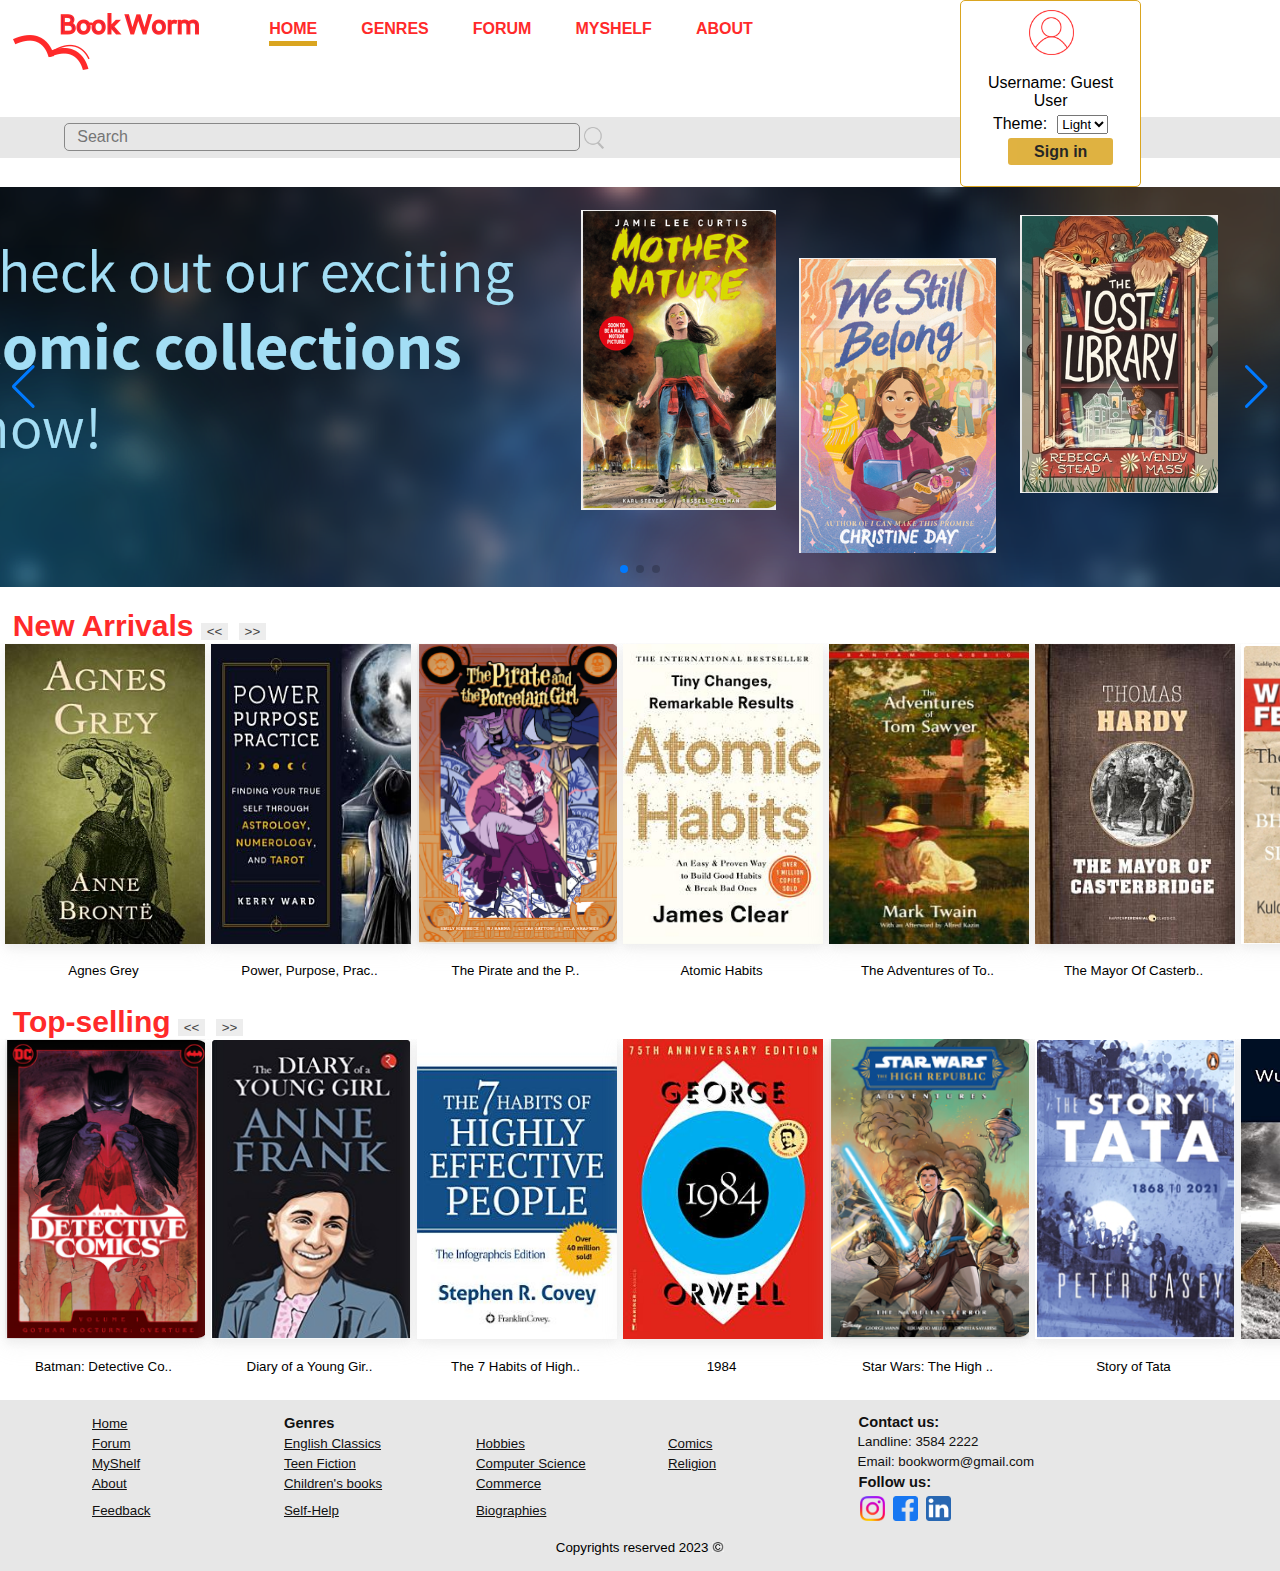
<file: Index.html>
<!DOCTYPE html>
<html>
<head>
  <title>Book Worm</title>
  <meta charset="UTF-8">
  <meta name="viewport" content="width=device-width, initial-scale=1.0">
  <link id="style" rel="stylesheet" href="Style.css"></link>
</head>
<body id="home">
<script src="HomeTheme.js"></script>
<header>
<a href="BookWorm.html?th=1">
<img src="Light_logo.png" id="logo">
</a>
<div class="Userpreference">
  <img id="userimage" src="LightUser.png">
  <div class="settings">
    <p id="username">Username: Guest User</p>
    <div class="themecontainer">
      <label for="theme">Theme:</label>
      <select id="theme" onchange="selectTheme();">
        <option value="light">Light</option>
        <option value="dark">Dark</option>
      </select>
    </div>
      <script src=login_script.js></script>
      <button id="Signinbutton" onclick="document.location='login.html'">Sign in</button>
  </div>
</div>
<script src="navtoggle.js"></script>
<button id="navicon" onclick="toggle();"><img src="nav.png" style="width:25px; height:25px;"></button>
<nav class="navigationbar" id="mobnav">
  <a id="active" href="BookWorm.html?th=1">Home</a>
  <div class="dropdown">
    <button class="navig-link navig-link-ltr" onclick="genrestoggle();">Genres</button>
    <div class="dropdownmenu" id="mobdrop">
      <a href="EnglishClassics.html?th=1" class="menuitem">English Classics</a>
      <a href="#TeenFiction?th=1" class="menuitem">Teen Fiction</a>
      <a href="#ChildrensBooks?th=1" class="menuitem">Children's books</a>
      <a href="Self-Help.html?th=1" class="menuitem">Self-Help</a>
      <a href="#Hobbies?th=1" class="menuitem">Hobbies</a>
      <a href="#ComputerScience?th=1" class="menuitem">Computer Science</a>
      <a href="#Commerce?th=1" class="menuitem">Commerce</a>
      <a href="Biographies.html?th=1" class="menuitem">Biographies</a>
      <a href="Comics.html?th=1" class="menuitem">Comics</a>
      <a href="#Religion?th=1" class="menuitem">Religion</a>
    </div>
  </div>
  <a class="navig-link navig-link-ltr" href="Forum.html?th=1">Forum</a>
  <a class="navig-link navig-link-ltr" href="MyShelf.html?th=1">MyShelf</a>
  <a class="navig-link navig-link-ltr" href="About.html?th=1">About</a>
</nav>
<div class="searchbar">
<input type="text" name="search" placeholder="Search" id="search"></input>
<script src="Data.js"></script>
<script src="Search.js"></script>
<input type="image" id="Searchbutton" src="search.png" onclick="Search()"></input>
</div>
</header>
<main id="main">

<iframe width="100%" frameborder="0" src="imgswiper.html"></iframe>
<br><br>
<section class="booksection">
<h3 class="Booklistheading" style="display: inline;">New Arrivals</h3>
<script src="Scroll.js"></script>
<div class="scrolldiv">
<button class="scroll" onclick="leftscroll()"><<</button>
<button class="scroll" onclick="rightscroll()">>></button>
</div>
  <div class="Booklist1">

    <center><div class="bookdiv">
      <a id="booklink" href="BookDetails.html?booknum=00002&th=1">
      <img class="book" src="Bookcovers/Classics/00002.jpeg"></a>
      <p class="bookname"></p>
    </div></center><center>
    <div class="bookdiv">
      <a id="booklink" href="BookDetails.html?booknum=00040&th=1">
      <img class="book" src="Bookcovers/Self-help/00040.jpeg"></a>
      <p class="bookname"></p>
    </div></center><center>
   <div class="bookdiv">
      <a id="booklink" href="BookDetails.html?booknum=00118&th=1">
      <img class="book" src="Bookcovers/Comics/00118.jpeg"></a>
      <p class="bookname"></p>
    </div></center><center>
    <div class="bookdiv">
      <a id="booklink" href="BookDetails.html?booknum=00039&th=1">
      <img class="book" src="Bookcovers/Self-help/00039.jpeg"></a>
      <p class="bookname"></p>
    </div></center><center>
    <div class="bookdiv">
      <a id="booklink" href="BookDetails.html?booknum=00003&th=1">
      <img class="book" src="Bookcovers/Classics/00003.jpeg"></a>
      <p class="bookname"></p>
    </div></center><center>
  <div class="bookdiv">
    <a id="booklink" href="BookDetails.html?booknum=00007&th=1">
    <img class="book" src="Bookcovers/Classics/00007.jpeg"></a>
    <p class="bookname"></p>
  </div></center><center>
  <div class="bookdiv">
    <a id="booklink" href="BookDetails.html?booknum=00106&th=1">
    <img class="book" src="Bookcovers/Biographies/00106.jpeg"></a>
    <p class="bookname"></p>
  </div></center><center>
  <div class="bookdiv">
    <a id="booklink" href="BookDetails.html?booknum=00005&th=1">
    <img class="book" src="Bookcovers/Classics/00005.jpeg"></a>
    <p class="bookname"></p>
  </div></center><center>
  <div class="bookdiv">
    <a id="booklink" href="BookDetails.html?booknum=00108&th=1">
    <img class="book" src="Bookcovers/Biographies/00108.jpeg"></a>
    <p class="bookname"></p>
  </div></center><center>
  <div class="bookdiv">
    <a id="booklink" href="BookDetails.html?booknum=00033&th=1">
    <img class="book" src="Bookcovers/Self-help/00033.jpeg"></a>
    <p class="bookname"></p>
  </div></center><center>
  <div class="bookdiv">
    <a id="booklink" href="BookDetails.html?booknum=00120&th=1">
    <img class="book" src="Bookcovers/Comics/00120.jpeg"></a>
    <p class="bookname"></p>
  </div></center><center>
  <div class="bookdiv">
    <a id="booklink" href="BookDetails.html?booknum=00037&th=1">
    <img class="book" src="Bookcovers/Self-help/00037.jpeg"></a>
    <p class="bookname"></p>
  </div></center><center>
  <div class="bookdiv">
    <a id="booklink" href="BookDetails.html?booknum=00009&th=1">
    <img class="book" src="Bookcovers/Classics/00009.jpeg"></a>
    <p class="bookname"></p>
  </div></center>
</div>

<h3 class="Booklistheading" style="display: inline;">Top-selling</h3>
<script src="Scroll.js"></script>
<div class="scrolldiv">
<button class="scroll" onclick="leftscroll1()"><<</button>
<button class="scroll" onclick="rightscroll1()">>></button>
</div>
<div class="Booklist2">
  <center><div class="bookdiv">
    <a id="booklink" href="BookDetails.html?booknum=00123&th=1">
    <img class="book" src="Bookcovers/Comics/00123.jpeg"></a>
    <p class="bookname"></p>
  </div></center><center>
  <div class="bookdiv">
    <a id="booklink" href="BookDetails.html?booknum=00104&th=1">
    <img class="book" src="Bookcovers/Biographies/00104.jpeg"></a>
    <p class="bookname"></p>
  </div></center><center>
  <div class="bookdiv">
    <a id="booklink" href="BookDetails.html?booknum=00031&th=1">
    <img class="book" src="Bookcovers/Self-help/00031.jpeg"></a>
    <p class="bookname"></p>
  </div></center><center>
  <div class="bookdiv">
    <a id="booklink" href="BookDetails.html?booknum=00008&th=1">
    <img class="book" src="Bookcovers/Classics/00008.jpeg"></a>
    <p class="bookname"></p>
  </div></center><center>
  <div class="bookdiv">
    <a id="booklink" href="BookDetails.html?booknum=00119&th=1">
    <img class="book" src="Bookcovers/Comics/00119.jpeg"></a>
    <p class="bookname"></p>
  </div></center><center>
  <div class="bookdiv">
    <a id="booklink" href="BookDetails.html?booknum=00103&th=1">
    <img class="book" src="Bookcovers/Biographies/00103.jpeg"></a>
    <p class="bookname"></p>
  </div></center><center>
  <div class="bookdiv">
    <a id="booklink" href="BookDetails.html?booknum=00001&th=1">
    <img class="book" src="Bookcovers/Classics/00001.jpeg"></a>
    <p class="bookname"></p>
  </div></center><center>
  <div class="bookdiv">
    <a id="booklink" href="BookDetails.html?booknum=00100&th=1">
    <img class="book" src="Bookcovers/Biographies/00100.jpeg"></a>
    <p class="bookname"></p>
  </div></center><center>
  <div class="bookdiv">
    <a id="booklink" href="BookDetails.html?booknum=00004&th=1">
    <img class="book" src="Bookcovers/Classics/00004.jpeg"></a>
    <p class="bookname"></p>
  </div></center><center>
  <div class="bookdiv">
    <a id="booklink" href="BookDetails.html?booknum=00006&th=1">
    <img class="book" src="Bookcovers/Classics/00006.jpeg"></a>
    <p class="bookname"></p>
  </div></center><center>

</div>
</section>
</main>
<script src="fillBookDetails.js"></script>
<footer>
    <table id="ftable">
    <tr id="ftr">
      <td id="ftd"><a id="flink" href="BookWorm.html?th=1">Home</a></td>
      <td id="ftd"><h4 id="fheading">Genres</h4></td>
      <td id="ftd"></td>
      <td id="ftd"></td>
      <td id="fheading">Contact us:</td>
    </tr>
    <tr id="ftr">
      <td id="ftd"><a id="flink" href="Forum.html?th=1">Forum</a></td>
      <td id="ftd"><a href="EnglishClassics.html?th=1" id="flink">English Classics</a></td>
      <td id="ftd"><a href="#Hobbies?th=1" id="flink">Hobbies</a></td>
      <td id="ftd"><a href="Comics.html?th=1" id="flink">Comics</a></td>
      <td class="footerinfo">Landline: 3584 2222 </td>
    </tr>
    <tr id="ftr">
      <td id="ftd"><a id="flink" href="MyShelf.html?th=1">MyShelf</a></td>
      <td id="ftd"><a href="#TeenFiction?th=1" id="flink">Teen Fiction</a></td> 
      <td id="ftd"><a href="#ComputerScience?th=1" id="flink">Computer Science</a></td>
      <td id="ftd"><a href="#Religion?th=1" id="flink">Religion</a></td>
      <td class="footerinfo">Email: bookworm@gmail.com</td>
    </tr>
    <tr id="ftr">
      <td id="ftd"><a id="flink" href="About.html?th=1">About</a></td>
      <td id="ftd"><a href="#ChildrensBooks?th=1" id="flink">Children's books</a></td>
      <td id="ftd"><a href="#Commerce?th=1" id="flink">Commerce</a></td>
      <td id="ftd"></td>
      <td id="fheading">Follow us:</td>
    </tr>
    <tr id="ftr">
      <td id="ftd"><a id="flink" href="Feedback.html?th=1">Feedback</a></td>
      <td id="ftd"><a href="Self-Help.html?th=1" id="flink">Self-Help</a></td>
      <td id="ftd"><a href="Biographies.html?th=1" id="flink">Biographies</a></td>
      <td id="ftd"></td>
      <td id="ftd"><a href="#"><img src="Footer_icons/insta.png" class="ficon"></a><a href="#"><img src="Footer_icons/facebook.png" class="ficon"></a><a href="#"><img src="Footer_icons/linkedin.png" class="ficon"></a></td>
    </tr>
    </table>
    <center><p class="copytext">Copyrights reserved 2023 <img class="copyicon" src="Footer_icons/copyright.png"></p></center>
</footer>
<script src="checkTheme.js"></script>
<script src="SetTheme.js"></script>
</body>
</html>
</file>
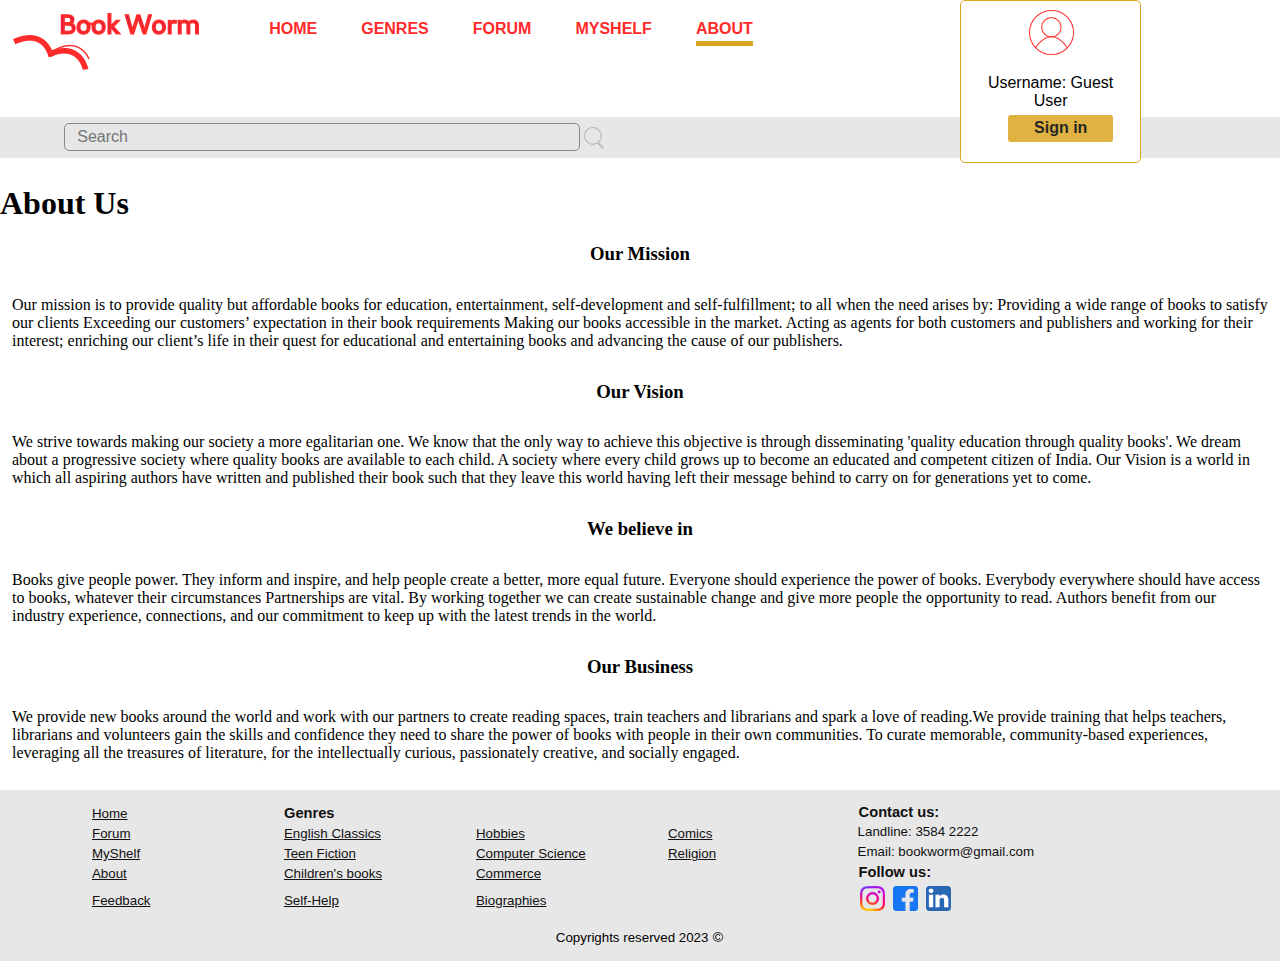
<file: About.html>
<!DOCTYPE html>
<html lang="en">
<head>
    <meta charset="UTF-8">
    <meta name="viewport" content="width=device-width, initial-scale=1.0">
    <title>About Us</title>
	  <link id="style" rel="stylesheet" href="Style.css"></link>

    <!-- Add Bootstrap CSS -->
    <link href="https://cdn.jsdelivr.net/npm/bootstrap@5.0.0-beta1/dist/css/bootstrap.min.css" rel="stylesheet" integrity="sha384-giJF6kkoqNQ00vy+HMDP7azOuL0xtbfIcaT9wjKHr8RbDVddVHyTfAAsrekwKmP1" crossorigin="anonymous">
</head>
<body>
    
<header>
<a href="BookWorm.html?th=1">
<img src="Light_logo.png" id="logo">
</a>
<div class="Userpreference">
  <img id="userimage" src="LightUser.png">
  <div class="settings">
    <p id="username">Username: Guest User</p>
    
      <button id="Signinbutton" onclick="document.location='login.html'">Sign in</button>
  </div>
</div>
<script src="navtoggle.js"></script>
<button id="navicon" onclick="toggle();"><img src="nav.png" style="width:25px; height:25px;"></button>
<nav class="navigationbar" id="mobnav">
  <a class="navig-link navig-link-ltr" href="BookWorm.html?th=1">Home</a>
  <div class="dropdown">
    <button class="navig-link navig-link-ltr" onclick="genrestoggle();">Genres</button>
    <div class="dropdownmenu" id="mobdrop">
      <a href="EnglishClassics.html?th=1" class="menuitem">English Classics</a>
      <a href="#TeenFiction?th=1" class="menuitem">Teen Fiction</a>
      <a href="#ChildrensBooks?th=1" class="menuitem">Children's books</a>
      <a href="Self-Help.html?th=1" class="menuitem">Self-Help</a>
      <a href="#Hobbies?th=1" class="menuitem">Hobbies</a>
      <a href="#ComputerScience?th=1" class="menuitem">Computer Science</a>
      <a href="#Commerce?th=1" class="menuitem">Commerce</a>
      <a href="Biographies.html?th=1" class="menuitem">Biographies</a>
      <a href="Comics.html?th=1" class="menuitem">Comics</a>
      <a href="#Religion?th=1" class="menuitem">Religion</a>
    </div>
  </div>
  <a class="navig-link navig-link-ltr" href="Forum.html?th=1">Forum</a>
  <a class="navig-link navig-link-ltr" href="MyShelf.html?th=1">MyShelf</a>
  <a id="active" href="About.html?th=1">About</a>
</nav>
<div class="searchbar">
<input type="text" name="search" placeholder="Search" id="search"></input>
<script src="Data.js"></script>
<script src="SearchOthers.js"></script>
<input type="image" id="Searchbutton" src="search.png" onclick="Search()"></input>
</div>
</header>
<main>
   <!-- About Us Section -->
    <section class="py-5">
	<div class="container well">

        <div class="container">
            <h1 class="text-center mb-5" id="abt">About Us</h1>

            <div class="row">
			   
                <div class="col-md-6">
                   <center> <h3 id="abt">Our Mission</h3></center>
                    <p class="bg-info " style="padding: 12px; border-radius: 8px;">Our mission is to provide quality but affordable books for education, entertainment, self-development and self-fulfillment; to all when the need arises by:
Providing a wide range of books to satisfy our clients
Exceeding our customers’ expectation in their book requirements
Making our books accessible in the market. 
Acting as agents for both customers and publishers and working for their interest; enriching our client’s life in their quest for educational and entertaining books and advancing the cause of our publishers.</p>

				</div>
                <div class="col-md-6">
                    <center><h3 id="abt">Our Vision</h3></center>
                    <p class="bg-warning " style="padding: 12px; border-radius: 8px;">We strive towards making our society a more egalitarian one. We know that the only way to achieve this objective is through disseminating 'quality education through quality books'. We dream about a progressive society where quality books are available to each child. A society where every child grows up to become an educated and competent citizen of India.
 Our Vision is a world in which all aspiring authors have written and published their book such that they leave this world having left their message behind to carry on for generations yet to come.</p>
               
			   </div>
            </div>
			
			<div class="row">
                <div class="col-md-6">
                    <center><h3 id="abt">We believe in</h3></center>
                    <p class="bg-warning " style="padding: 12px; border-radius: 8px;">
Books give people power. They inform and inspire, and help people create a better, more equal future.
Everyone should experience the power of books. Everybody everywhere should have access to books, whatever their circumstances
Partnerships are vital. By working together we can create sustainable change and give more people the opportunity to read.
Authors benefit from our industry experience, connections, and our commitment to keep up with the latest trends in the world.
</p>
                </div>
                <div class="col-md-6">
                    <center><h3 id="abt">Our Business</h3></center>
                    <p class="bg-info " style="padding: 12px; border-radius: 8px;">We provide new books around the world and work with our partners to create reading spaces, train teachers and librarians and spark a love of reading.We provide training that helps teachers, librarians and volunteers gain the skills and confidence they need to share the power of books with people in their own communities.
 	
To curate memorable, community-based experiences, leveraging all the treasures of literature, for the intellectually curious, passionately creative, and socially engaged.</p>
                </div>
            </div>
        </div>
		</div>
    </section>
</main>
    

    <!-- Add Bootstrap JavaScript -->
    <script src="https://cdn.jsdelivr.net/npm/@popperjs/core@2.9.3/dist/umd/popper.min.js" integrity="sha384-eMNCOe7tC1doHpGoJtKh7z7lGz7fuP4F8nfdFvAOA6Gg/z6Y5J6XqqyGXYM2ntX5" crossorigin="anonymous"></script>
 <script src="https://cdn.jsdelivr.net/npm/bootstrap@5.0.0-beta1/dist/js/bootstrap.min.js" integrity="sha384-pzjw8f+ua7Kw1TIq0v8FqFjcJ6pajs/rfdfs3SO+kD4Ck5BdPtF+to8xMp9Mvc9XL8l+z4Wt" crossorigin="anonymous"></script>
<footer>
    <table id="ftable">
    <tr id="ftr">
      <td id="ftd"><a id="flink" href="BookWorm.html?th=1">Home</a></td>
      <td id="ftd"><h4 id="fheading">Genres</h4></td>
      <td id="ftd"></td>
      <td id="ftd"></td>
      <td id="fheading">Contact us:</td>
    </tr>
    <tr id="ftr">
      <td id="ftd"><a id="flink" href="Forum.html?th=1">Forum</a></td>
      <td id="ftd"><a href="EnglishClassics.html?th=1" id="flink">English Classics</a></td>
      <td id="ftd"><a href="#Hobbies?th=1" id="flink">Hobbies</a></td>
      <td id="ftd"><a href="Comics.html?th=1" id="flink">Comics</a></td>
      <td class="footerinfo">Landline: 3584 2222 </td>
    </tr>
    <tr id="ftr">
      <td id="ftd"><a id="flink" href="MyShelf.html?th=1">MyShelf</a></td>
      <td id="ftd"><a href="#TeenFiction?th=1" id="flink">Teen Fiction</a></td> 
      <td id="ftd"><a href="#ComputerScience?th=1" id="flink">Computer Science</a></td>
      <td id="ftd"><a href="#Religion?th=1" id="flink">Religion</a></td>
      <td class="footerinfo">Email: bookworm@gmail.com</td>
    </tr>
    <tr id="ftr">
      <td id="ftd"><a id="flink" href="About.html?th=1">About</a></td>
      <td id="ftd"><a href="#ChildrensBooks?th=1" id="flink">Children's books</a></td>
      <td id="ftd"><a href="#Commerce?th=1" id="flink">Commerce</a></td>
      <td id="ftd"></td>
      <td id="fheading">Follow us:</td>
    </tr>
    <tr id="ftr">
      <td id="ftd"><a id="flink" href="Feedback.html?th=1">Feedback</a></td>
      <td id="ftd"><a href="Self-Help.html?th=1" id="flink">Self-Help</a></td>
      <td id="ftd"><a href="Biographies.html?th=1" id="flink">Biographies</a></td>
      <td id="ftd"></td>
      <td id="ftd"><a href="#"><img src="Footer_icons/insta.png" class="ficon"></a><a href="#"><img src="Footer_icons/facebook.png" class="ficon"></a><a href="#"><img src="Footer_icons/linkedin.png" class="ficon"></a></td>
    </tr>
    </table>
    <center><p class="copytext">Copyrights reserved 2023 <img class="copyicon" src="Footer_icons/copyright.png"></p></center>
</footer>
<script src="SetTheme.js"></script>

</body>
</html>
</file>
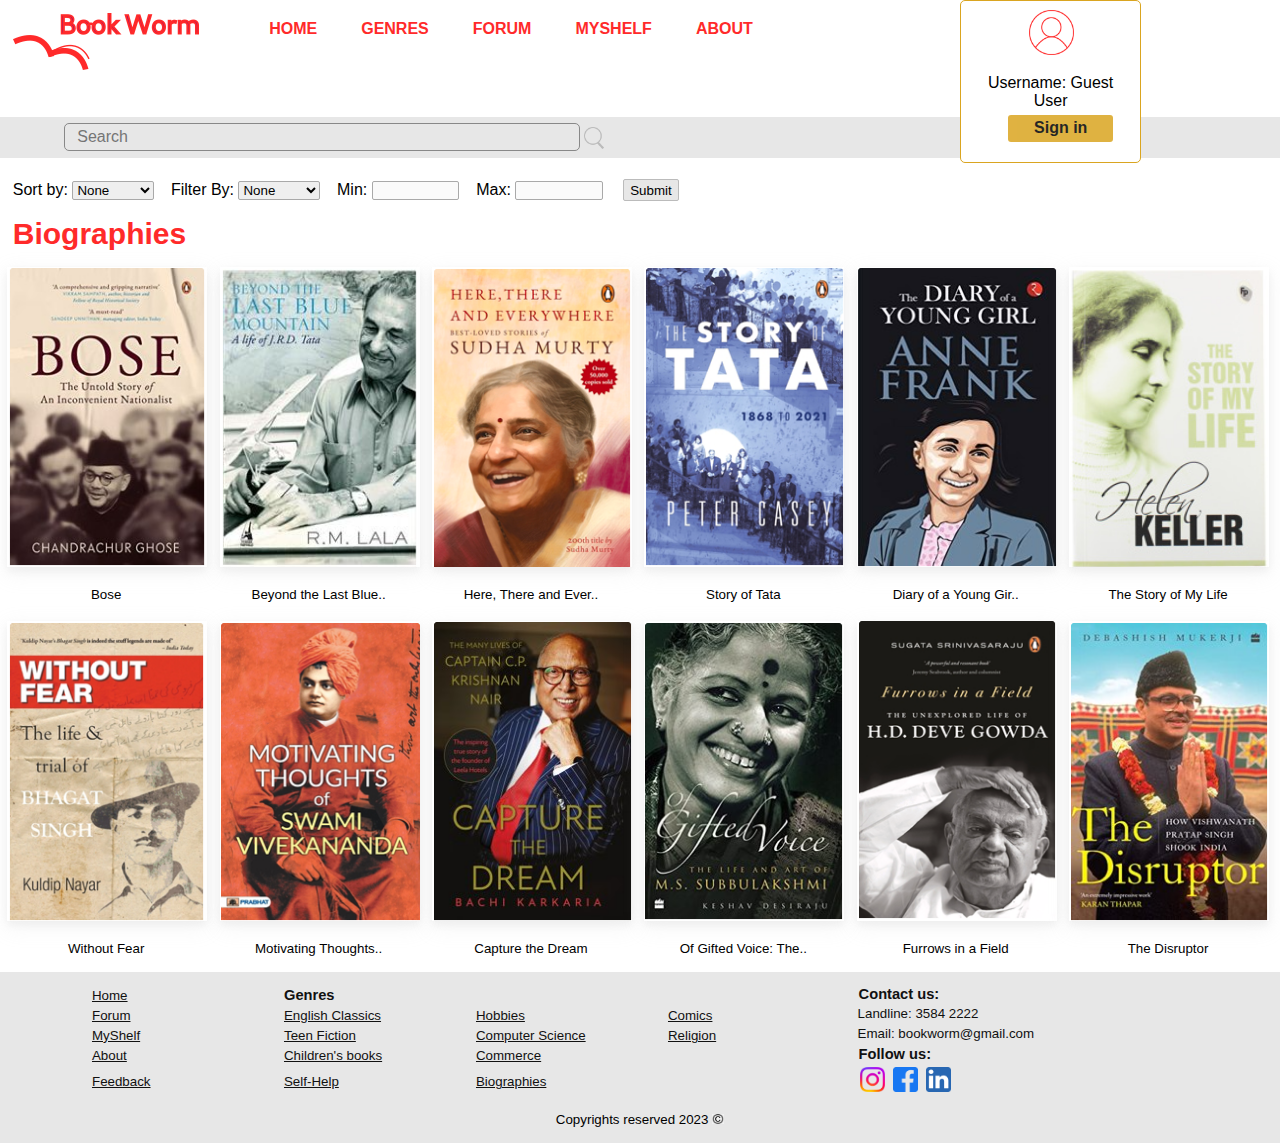
<file: Biographies.html>
<!DOCTYPE html>
<html>
<title>Book Worm</title>

<head>
  <meta name="viewport" content="width=device-width, initial-scale=1.0">
<link id="style" rel="stylesheet" href="Style.css"></link>
</head>
<body id="Biographies">
<header>
<a href="BookWorm.html?th=1">
<img src="Light_logo.png" id="logo">
</a>
<div class="Userpreference">
  <img id="userimage" src="LightUser.png">
  <div class="settings">
    <p id="username">Username: Guest User</p>
    <button id="Signinbutton" onclick="document.location='login.html'">Sign in</button>
  </div>
</div>
<script src="navtoggle.js"></script>
<button id="navicon" onclick="toggle();"><img src="nav.png" style="width:25px; height:25px;"></button>
<nav class="navigationbar" id="mobnav">
  <a class="navig-link navig-link-ltr" href="BookWorm.html?th=1">Home</a>
  <div class="dropdown">
    <button class="navig-link navig-link-ltr" onclick="genrestoggle();">Genres</button>
    <div class="dropdownmenu" id="mobdrop">
      <a href="EnglishClassics.html?th=1" class="menuitem">English Classics</a>
      <a href="#?th=1" class="menuitem">Teen Fiction</a>
      <a href="#?th=1" class="menuitem">Children's books</a>
      <a href="Self-Help.html?th=1" class="menuitem">Self-Help</a>
      <a href="#?th=1" class="menuitem">Hobbies</a>
      <a href="#?th=1" class="menuitem">Computer Science</a>
      <a href="#?th=1" class="menuitem">Commerce</a>
      <a href="Biographies.html?th=1" class="menuitem">Biographies</a>
      <a href="Comics.html?th=1" class="menuitem">Comics</a>
      <a href="#Religion?th=1" class="menuitem">Religion</a>
    </div>
  </div>
  <a class="navig-link navig-link-ltr" href="Forum.html?th=1">Forum</a>
  <a class="navig-link navig-link-ltr" href="MyShelf.html?th=1">MyShelf</a>
  <a class="navig-link navig-link-ltr" href="About.html?th=1">About</a>
</nav>
<div class="searchbar">
<input type="text" name="search" placeholder="Search" id="search"></input>
<script src="Data.js"></script>
<script src="SearchOthers.js"></script>
<input type="image" id="Searchbutton" src="search.png" onclick="Search()"></input>
</div>
</header>
<main>
<section class="extract">
<script src="Extraction.js" ></script>
<script src="Enable.js"></script>
<form id="extract">
<label for="sortby">Sort by:</label>
<select id="sortby">
<option value="None">None</option>
<option value="Top-read">Top-read</option>
<option value="Top-rated">Top-rated</option>
<option value="HighPrice">Price - Highest</option>
<option value="LowPrice">Price - Cheapest</option>
</select>
<label for="filterby">Filter By:</label>
<select id="filterby" onchange="enable();">
<option value="None">None</option>
<option value="price">Price</option>
<option value="rentdays">Rent Days</option>
</select>
<label for="min">Min:</label>
<input type="number" id="min" disabled></input>
<label for="max">Max:</label>
<input type="number" id="max" disabled></input>
</form>
<button id="extractsubmit" onclick="extract()">Submit</button>
</section>
<section class="booksection">
<h3 class="Booklistheading">Biographies</h3>
<center><div class="bookdiv" id="00100">
<a class="booklink" href="BookDetails.html?booknum=00100&th=1">
<img class="book" src="Bookcovers/Biographies/00100.jpeg"></a>
<p class="bookname"></p>
</div></center>
<center>
<div class="bookdiv" id="00101">
<a class="booklink" href="BookDetails.html?booknum=00101&th=1">
<img class="book" src="Bookcovers/Biographies/00101.jpeg"></a>
<p class="bookname"></p>
</div></center>
<center>
<div class="bookdiv" id="00102">
<a class="booklink" href="BookDetails.html?booknum=00102&th=1">
<img class="book" src="Bookcovers/Biographies/00102.jpeg"></a>
<p class="bookname"></p>
</div></center>
<center>
<div class="bookdiv" id="00103">
<a class="booklink" href="BookDetails.html?booknum=00103&th=1">
<img class="book" src="Bookcovers/Biographies/00103.jpeg"></a>
<p class="bookname"></p>
</div></center>
<center>
<div class="bookdiv" id="00104">
<a class="booklink" href="BookDetails.html?booknum=00104&th=1">
<img class="book" src="Bookcovers/Biographies/00104.jpeg"></a>
<p class="bookname"></p>
</div></center>
<center>
<div class="bookdiv" id="00105">
<a class="booklink" href="BookDetails.html?booknum=00105&th=1">
<img class="book" src="Bookcovers/Biographies/00105.jpeg"></a>
<p class="bookname"></p>
</div></center>
<center>
<div class="bookdiv" id="00106">
<a class="booklink" href="BookDetails.html?booknum=00106&th=1">
<img class="book" src="Bookcovers/Biographies/00106.jpeg"></a>
<p class="bookname"></p>
</div></center>
<center>
<div class="bookdiv" id="00107">
<a class="booklink" href="BookDetails.html?booknum=00107&th=1">
<img class="book" src="Bookcovers/Biographies/00107.jpeg"></a>
<p class="bookname"></p>
</div></center>
<center>
<div class="bookdiv" id="00108">
<a class="booklink" href="BookDetails.html?booknum=00108&th=1">
<img class="book" src="Bookcovers/Biographies/00108.jpeg"></a>
<p class="bookname"></p>
</div></center>
<center>
<div class="bookdiv" id="00109">
<a class="booklink" href="BookDetails.html?booknum=00109&th=1">
<img class="book" src="Bookcovers/Biographies/00109.jpeg"></a>
<p class="bookname"></p>
</div></center>
<center>
<div class="bookdiv" id="00110">
<a class="booklink" href="BookDetails.html?booknum=00110&th=1">
<img class="book" src="Bookcovers/Biographies/00110.jpeg"></a>
<p class="bookname"></p>
</div></center>
<center>
<div class="bookdiv" id="00111">
<a class="booklink" href="BookDetails.html?booknum=00111&th=1">
<img class="book" src="Bookcovers/Biographies/00111.jpeg"></a>
<p class="bookname"></p>
</div></center>

<script src="fillBookDetails.js"></script>
</section>
</main>
<footer>
    <table id="ftable">
    <tr id="ftr">
      <td id="ftd"><a id="flink" href="BookWorm.html?th=1">Home</a></td>
      <td id="ftd"><h4 id="fheading">Genres</h4></td>
      <td id="ftd"></td>
      <td id="ftd"></td>
      <td id="fheading">Contact us:</td>
    </tr>
    <tr id="ftr">
      <td id="ftd"><a id="flink" href="Forum.html?th=1">Forum</a></td>
      <td id="ftd"><a href="EnglishClassics.html?th=1" id="flink">English Classics</a></td>
      <td id="ftd"><a href="#Hobbies?th=1" id="flink">Hobbies</a></td>
      <td id="ftd"><a href="Comics.html?th=1" id="flink">Comics</a></td>
      <td class="footerinfo">Landline: 3584 2222 </td>
    </tr>
    <tr id="ftr">
      <td id="ftd"><a id="flink" href="MyShelf.html?th=1">MyShelf</a></td>
      <td id="ftd"><a href="#TeenFiction?th=1" id="flink">Teen Fiction</a></td> 
      <td id="ftd"><a href="#ComputerScience?th=1" id="flink">Computer Science</a></td>
      <td id="ftd"><a href="#Religion?th=1" id="flink">Religion</a></td>
      <td class="footerinfo">Email: bookworm@gmail.com</td>
    </tr>
    <tr id="ftr">
      <td id="ftd"><a id="flink" href="About.html?th=1">About</a></td>
      <td id="ftd"><a href="#ChildrensBooks?th=1" id="flink">Children's books</a></td>
      <td id="ftd"><a href="#Commerce?th=1" id="flink">Commerce</a></td>
      <td id="ftd"></td>
      <td id="fheading">Follow us:</td>
    </tr>
    <tr id="ftr">
      <td id="ftd"><a id="flink" href="Feedback.html?th=1">Feedback</a></td>
      <td id="ftd"><a href="Self-Help.html?th=1" id="flink">Self-Help</a></td>
      <td id="ftd"><a href="Biographies.html?th=1" id="flink">Biographies</a></td>
      <td id="ftd"></td>
      <td id="ftd"><a href="#"><img src="Footer_icons/insta.png" class="ficon"></a><a href="#"><img src="Footer_icons/facebook.png" class="ficon"></a><a href="#"><img src="Footer_icons/linkedin.png" class="ficon"></a></td>
    </tr>
    </table>
    <center><p class="copytext">Copyrights reserved 2023 <img class="copyicon" src="Footer_icons/copyright.png"></p></center>
</footer>
<script src="SetTheme.js"></script>
</body>
</html>
</file>
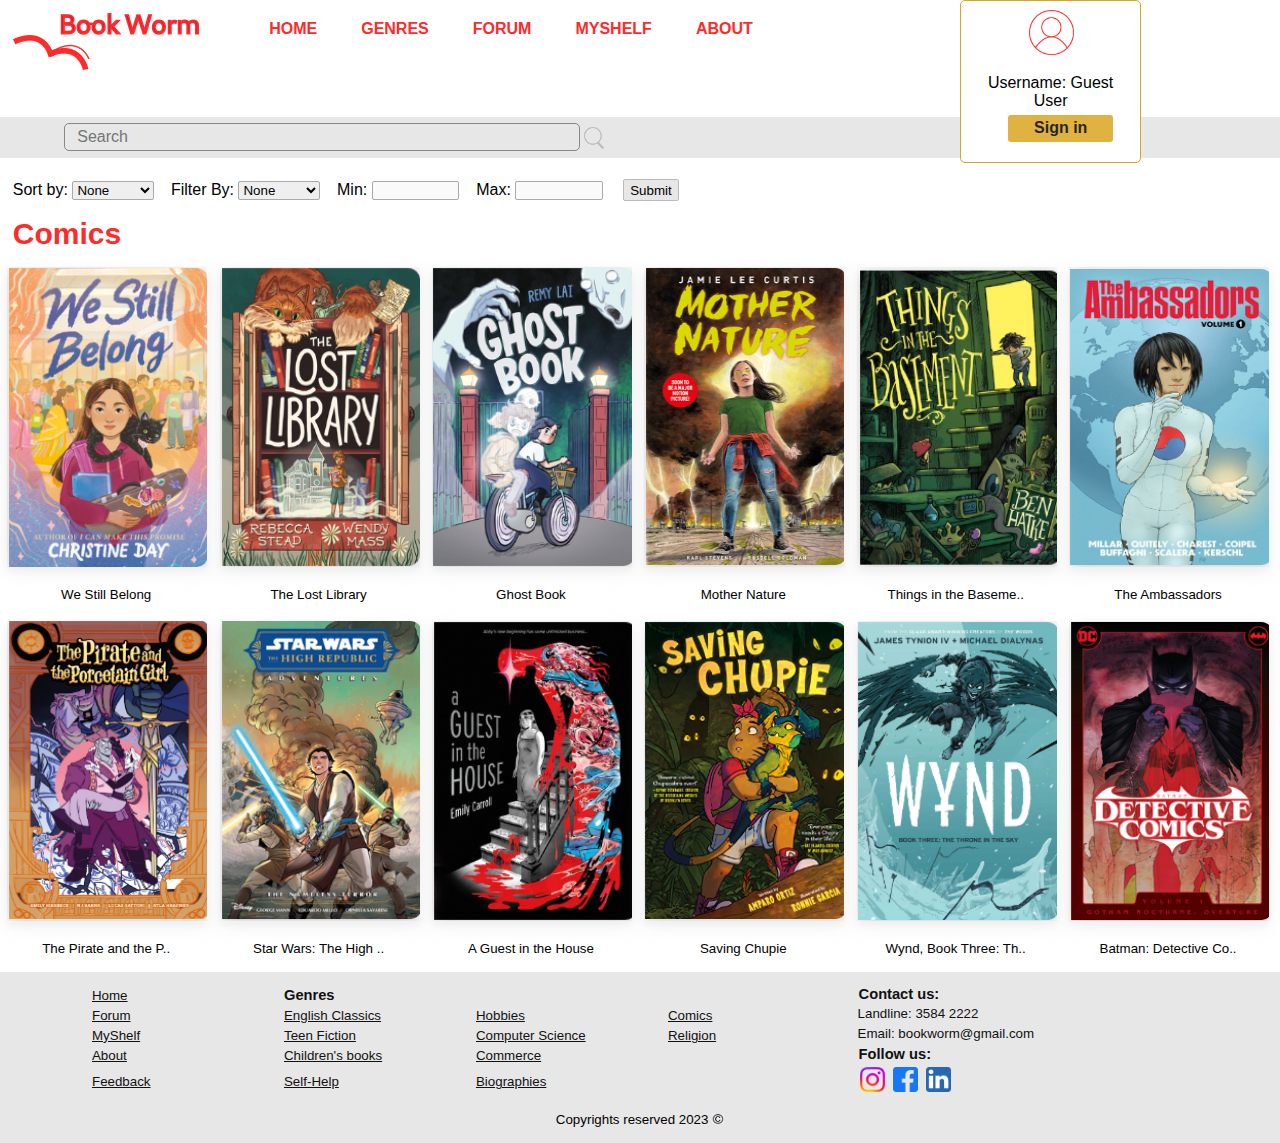
<file: Comics.html>
<!DOCTYPE html>
<html>
<title>Book Worm</title>
<head>
<meta name="viewport" content="width=device-width, initial-scale=1.0">
<link id="style" rel="stylesheet" href="Style.css"></link>
</head>
<body id="Comics">
<header>
<a href="BookWorm.html?th=1">
<img src="Light_logo.png" id="logo">
</a>
<div class="Userpreference">
  <img id="userimage" src="LightUser.png">
  <div class="settings">
    <p id="username">Username: Guest User</p>
    <button id="Signinbutton" onclick="document.location='login.html'">Sign in</button>
  </div>
</div>
<script src="navtoggle.js"></script>
<button id="navicon" onclick="toggle();"><img src="nav.png" style="width:25px; height:25px;"></button>
<nav class="navigationbar" id="mobnav">
  <a class="navig-link navig-link-ltr" href="BookWorm.html?th=1">Home</a>
  <div class="dropdown">
    <button class="navig-link navig-link-ltr" onclick="genrestoggle();">Genres</button>
    <div class="dropdownmenu" id="mobdrop">
      <a href="EnglishClassics.html?th=1" class="menuitem">English Classics</a>
      <a href="#?th=1" class="menuitem">Teen Fiction</a>
      <a href="#?th=1" class="menuitem">Children's books</a>
      <a href="Self-Help.html?th=1" class="menuitem">Self-Help</a>
      <a href="#?th=1" class="menuitem">Hobbies</a>
      <a href="#?th=1" class="menuitem">Computer Science</a>
      <a href="#?th=1" class="menuitem">Commerce</a>
      <a href="Biographies.html?th=1" class="menuitem">Biographies</a>
      <a href="Comics.html?th=1" class="menuitem">Comics</a>
      <a href="#Religion?th=1" class="menuitem">Religion</a>
    </div>
  </div>
  <a class="navig-link navig-link-ltr" href="Forum.html?th=1">Forum</a>
  <a class="navig-link navig-link-ltr" href="MyShelf.html?th=1">MyShelf</a>
  <a class="navig-link navig-link-ltr" href="About.html?th=1">About</a>
</nav>
<div class="searchbar">
<input type="text" name="search" placeholder="Search" id="search"></input>
<script src="Data.js"></script>
<script src="SearchOthers.js"></script>
<input type="image" id="Searchbutton" src="search.png" onclick="Search()"></input>
</div>
</header>
<main>
<section class="extract">
<script src="Extraction.js" ></script>
<script src="Enable.js"></script>
<form id="extract">
<label for="sortby">Sort by:</label>
<select id="sortby">
<option value="None">None</option>
<option value="Top-read">Top-read</option>
<option value="Top-rated">Top-rated</option>
<option value="HighPrice">Price - Highest</option>
<option value="LowPrice">Price - Cheapest</option>
</select>
<label for="filterby">Filter By:</label>
<select id="filterby" onchange="enable();">
<option value="None">None</option>
<option value="price">Price</option>
<option value="rentdays">Rent Days</option>
</select>
<label for="min">Min:</label>
<input type="number" id="min" disabled></input>
<label for="max">Max:</label>
<input type="number" id="max" disabled></input>
</form>
<button id="extractsubmit" onclick="extract()">Submit</button>
</section>
<section class="booksection">
<h3 class="Booklistheading">Comics</h3>
<center><div class="bookdiv" id="00112">
<a class="booklink" href="BookDetails.html?booknum=00112&th=1">
<img class="book" src="Bookcovers/Comics/00112.jpeg"></a>
<p class="bookname"></p>
</div></center>
<center>
<div class="bookdiv" id="00113">
<a class="booklink" href="BookDetails.html?booknum=00113&th=1">
<img class="book" src="Bookcovers/Comics/00113.jpeg"></a>
<p class="bookname"></p>
</div></center>
<center>
<div class="bookdiv" id="00114">
<a class="booklink" href="BookDetails.html?booknum=00114&th=1">
<img class="book" src="Bookcovers/Comics/00114.jpeg"></a>
<p class="bookname"></p>
</div></center>
<center>
<div class="bookdiv" id="00115">
<a class="booklink" href="BookDetails.html?booknum=00115&th=1">
<img class="book" src="Bookcovers/Comics/00115.jpeg"></a>
<p class="bookname"></p>
</div></center>
<center>
<div class="bookdiv" id="00116">
<a class="booklink" href="BookDetails.html?booknum=00116&th=1">
<img class="book" src="Bookcovers/Comics/00116.jpeg"></a>
<p class="bookname"></p>
</div></center>
<center>
<div class="bookdiv" id="00117">
<a class="booklink" href="BookDetails.html?booknum=00117&th=1">
<img class="book" src="Bookcovers/Comics/00117.jpeg"></a>
<p class="bookname"></p>
</div></center>
<center>
<div class="bookdiv" id="00118">
<a class="booklink" href="BookDetails.html?booknum=00118&th=1">
<img class="book" src="Bookcovers/Comics/00118.jpeg"></a>
<p class="bookname"></p>
</div></center>
<center>
<div class="bookdiv" id="00119">
<a class="booklink" href="BookDetails.html?booknum=00119&th=1">
<img class="book" src="Bookcovers/Comics/00119.jpeg"></a>
<p class="bookname"></p>
</div></center>
<center>
<div class="bookdiv" id="00120">
<a class="booklink" href="BookDetails.html?booknum=00120&th=1">
<img class="book" src="Bookcovers/Comics/00120.jpeg"></a>
<p class="bookname"></p>
</div></center>
<center>
<div class="bookdiv" id="00121">
<a class="booklink" href="BookDetails.html?booknum=00121&th=1">
<img class="book" src="Bookcovers/Comics/00121.jpeg"></a>
<p class="bookname"></p>
</div></center>
<center>
<div class="bookdiv" id="00122">
<a class="booklink" href="BookDetails.html?booknum=00122&th=1">
<img class="book" src="Bookcovers/Comics/00122.jpeg"></a>
<p class="bookname"></p>
</div></center>
<center>
<div class="bookdiv" id="00123">
<a class="booklink" href="BookDetails.html?booknum=00123&th=1">
<img class="book" src="Bookcovers/Comics/00123.jpeg"></a>
<p class="bookname"></p>
</div></center>

<script src="fillBookDetails.js"></script>
</section>
</main>
<footer>
    <table id="ftable">
    <tr id="ftr">
      <td id="ftd"><a id="flink" href="BookWorm.html?th=1">Home</a></td>
      <td id="ftd"><h4 id="fheading">Genres</h4></td>
      <td id="ftd"></td>
      <td id="ftd"></td>
      <td id="fheading">Contact us:</td>
    </tr>
    <tr id="ftr">
      <td id="ftd"><a id="flink" href="Forum.html?th=1">Forum</a></td>
      <td id="ftd"><a href="EnglishClassics.html?th=1" id="flink">English Classics</a></td>
      <td id="ftd"><a href="#Hobbies?th=1" id="flink">Hobbies</a></td>
      <td id="ftd"><a href="Comics.html?th=1" id="flink">Comics</a></td>
      <td class="footerinfo">Landline: 3584 2222 </td>
    </tr>
    <tr id="ftr">
      <td id="ftd"><a id="flink" href="MyShelf.html?th=1">MyShelf</a></td>
      <td id="ftd"><a href="#TeenFiction?th=1" id="flink">Teen Fiction</a></td> 
      <td id="ftd"><a href="#ComputerScience?th=1" id="flink">Computer Science</a></td>
      <td id="ftd"><a href="#Religion?th=1" id="flink">Religion</a></td>
      <td class="footerinfo">Email: bookworm@gmail.com</td>
    </tr>
    <tr id="ftr">
      <td id="ftd"><a id="flink" href="About.html?th=1">About</a></td>
      <td id="ftd"><a href="#ChildrensBooks?th=1" id="flink">Children's books</a></td>
      <td id="ftd"><a href="#Commerce?th=1" id="flink">Commerce</a></td>
      <td id="ftd"></td>
      <td id="fheading">Follow us:</td>
    </tr>
    <tr id="ftr">
      <td id="ftd"><a id="flink" href="Feedback.html?th=1">Feedback</a></td>
      <td id="ftd"><a href="Self-Help.html?th=1" id="flink">Self-Help</a></td>
      <td id="ftd"><a href="Biographies.html?th=1" id="flink">Biographies</a></td>
      <td id="ftd"></td>
      <td id="ftd"><a href="#"><img src="Footer_icons/insta.png" class="ficon"></a><a href="#"><img src="Footer_icons/facebook.png" class="ficon"></a><a href="#"><img src="Footer_icons/linkedin.png" class="ficon"></a></td>
    </tr>
    </table>
    <center><p class="copytext">Copyrights reserved 2023 <img class="copyicon" src="Footer_icons/copyright.png"></p></center>
</footer>
<script src="SetTheme.js"></script>
</body>
</html>
</file>
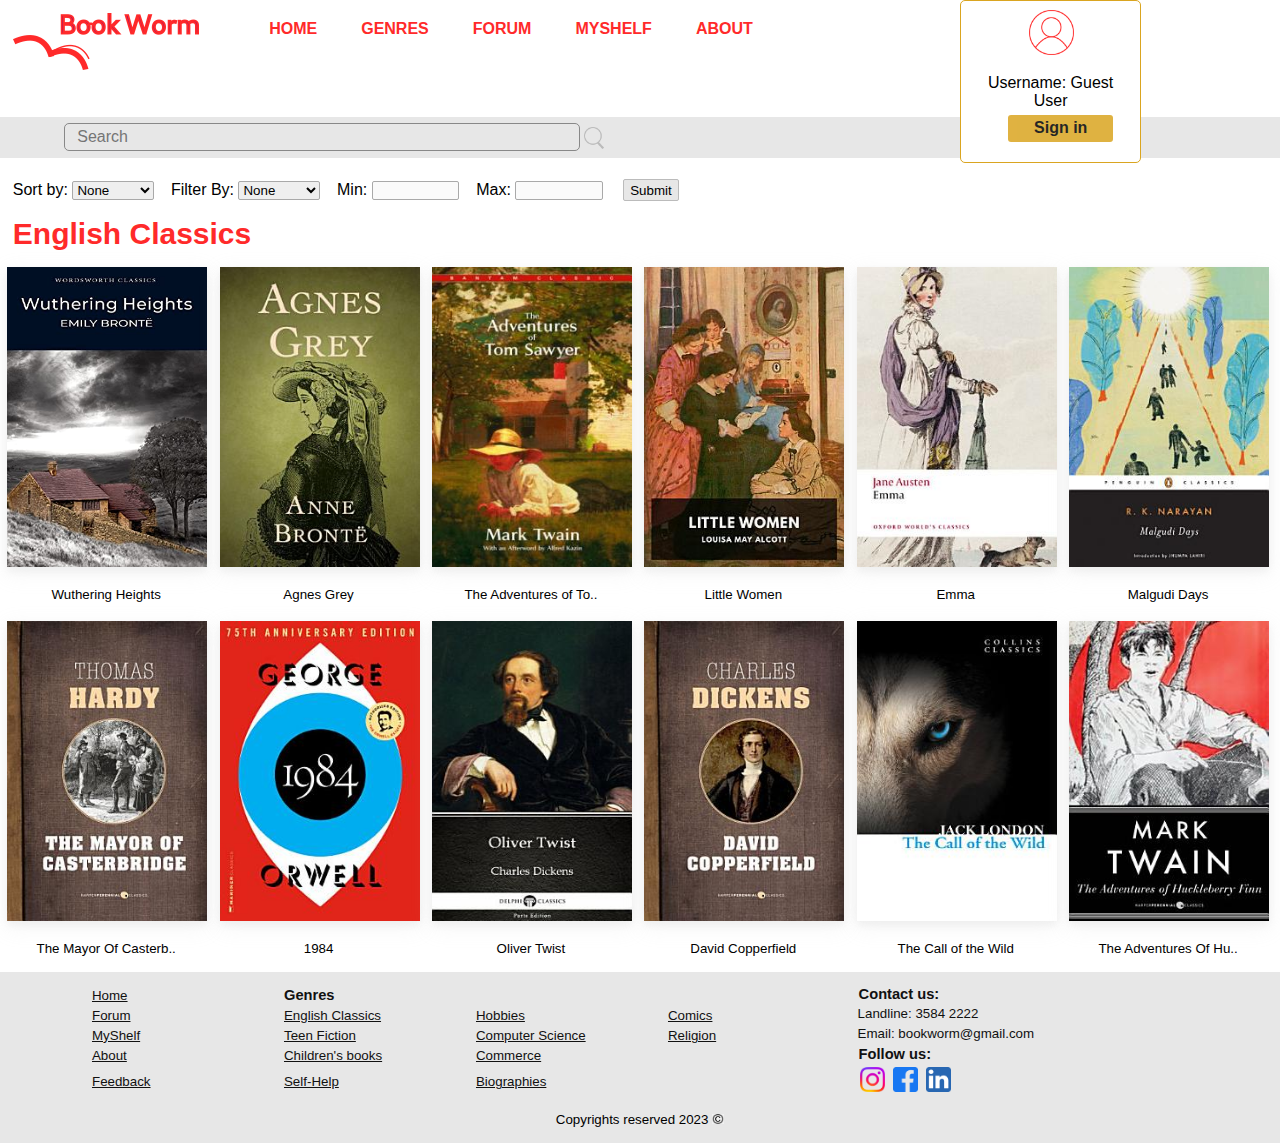
<file: EnglishClassics.html>
<!DOCTYPE html>
<html>
<title>Book Worm</title>
<head>
<meta name="viewport" content="width=device-width, initial-scale=1.0">
<link id="style" rel="stylesheet" href="Style.css"></link>
</head>
<body id="Classics">
<header>
<a href="BookWorm.html?th=1">
<img src="Light_logo.png" id="logo">
</a>
<div class="Userpreference">
  <img id="userimage" src="LightUser.png">
  <div class="settings">
    <p id="username">Username: Guest User</p>
    <button id="Signinbutton" onclick="document.location='login.html'">Sign in</button>
  </div>
</div>
<script src="navtoggle.js"></script>
<button id="navicon" onclick="toggle();"><img src="nav.png" style="width:25px; height:25px;"></button>
<nav class="navigationbar" id="mobnav">
  <a class="navig-link navig-link-ltr" href="BookWorm.html?th=1">Home</a>
  <div class="dropdown">
    <button class="navig-link navig-link-ltr" onclick="genrestoggle();">Genres</button>
    <div class="dropdownmenu" id="mobdrop">
      <a href="EnglishClassics.html?th=1" class="menuitem">English Classics</a>
      <a href="#?th=1" class="menuitem">Teen Fiction</a>
      <a href="#?th=1" class="menuitem">Children's books</a>
      <a href="Self-Help.html?th=1" class="menuitem">Self-Help</a>
      <a href="#?th=1" class="menuitem">Hobbies</a>
      <a href="#?th=1" class="menuitem">Computer Science</a>
      <a href="#?th=1" class="menuitem">Commerce</a>
      <a href="Biographies.html?th=1" class="menuitem">Biographies</a>
      <a href="Comics.html?th=1" class="menuitem">Comics</a>
      <a href="#Religion?th=1" class="menuitem">Religion</a>
    </div>
  </div>
  <a class="navig-link navig-link-ltr" href="Forum.html?th=1">Forum</a>
  <a class="navig-link navig-link-ltr" href="MyShelf.html?th=1">MyShelf</a>
  <a class="navig-link navig-link-ltr" href="About.html?th=1">About</a>
</nav>
<div class="searchbar">
<input type="text" name="search" placeholder="Search" id="search"></input>
<script src="Data.js"></script>
<script src="SearchOthers.js"></script>
<input type="image" id="Searchbutton" src="search.png" onclick="Search()"></input>
</div>
</header>
<main>
<section class="extract">
<script src="Extraction.js" ></script>
<script src="Enable.js"></script>
<form id="extract">
<label for="sortby">Sort by:</label>
<select id="sortby">
<option value="None">None</option>
<option value="Top-read">Top-read</option>
<option value="Top-rated">Top-rated</option>
<option value="HighPrice">Price - Highest</option>
<option value="LowPrice">Price - Cheapest</option>
</select>
<label for="filterby">Filter By:</label>
<select id="filterby" onchange="enable();">
<option value="None">None</option>
<option value="price">Price</option>
<option value="rentdays">Rent Days</option>
</select>
<label for="min">Min:</label>
<input type="number" id="min" disabled></input>
<label for="max">Max:</label>
<input type="number" id="max" disabled></input>
</form>
<button id="extractsubmit" onclick="extract()">Submit</button>
</section>
<section class="booksection">
<h3 class="Booklistheading">English Classics</h3>
<center><div class="bookdiv" id="00001">
<a class="booklink" href="BookDetails.html?booknum=00001&th=1">
<img class="book" src="Bookcovers/Classics/00001.jpeg"></a>
<p class="bookname"></p>
</div></center>
<center><div class="bookdiv" id="00002">
<a class="booklink" href="BookDetails.html?booknum=00002&th=1">
<img class="book" src="Bookcovers/Classics/00002.jpeg"></a>
<p class="bookname"></p>
</div></center>
<center><div class="bookdiv" id="00003">
<a class="booklink" href="BookDetails.html?booknum=00003&th=1">
<img class="book" src="Bookcovers/Classics/00003.jpeg"></a>
<p class="bookname"></p>
</div></center>
<center>
<div class="bookdiv" id="00004">
<a class="booklink" href="BookDetails.html?booknum=00004&th=1">
<img class="book" src="Bookcovers/Classics/00004.jpeg"></a>
<p class="bookname"></p>
</div></center>
<center>
<div class="bookdiv" id="00005">
<a class="booklink" href="BookDetails.html?booknum=00005&th=1">
<img class="book" src="Bookcovers/Classics/00005.jpeg"></a>
<p class="bookname"></p>
</div></center>
<center>
<div class="bookdiv" id="00006">
<a class="booklink" href="BookDetails.html?booknum=00006&th=1">
<img class="book" src="Bookcovers/Classics/00006.jpeg"></a>
<p class="bookname"></p>
</div></center>
<center>
<div class="bookdiv" id="00007">
<a class="booklink" href="BookDetails.html?booknum=00007&th=1">
<img class="book" src="Bookcovers/Classics/00007.jpeg"></a>
<p class="bookname"></p>
</div></center>
<center>
<div class="bookdiv" id="00008">
<a class="booklink" href="BookDetails.html?booknum=00008&th=1">
<img class="book" src="Bookcovers/Classics/00008.jpeg"></a>
<p class="bookname"></p>
</div></center>
<center>
<div class="bookdiv" id="00009">
<a class="booklink" href="BookDetails.html?booknum=00009&th=1">
<img class="book" src="Bookcovers/Classics/00009.jpeg"></a>
<p class="bookname"></p>
</div></center>
<center>
<div class="bookdiv" id="00010">
<a class="booklink" href="BookDetails.html?booknum=00010&th=1">
<img class="book" src="Bookcovers/Classics/00010.jpeg"></a>
<p class="bookname"></p>
</div></center>
<center>
<div class="bookdiv" id="00011">
<a class="booklink" href="BookDetails.html?booknum=00011&th=1">
<img class="book" src="Bookcovers/Classics/00011.jpeg"></a>
<p class="bookname"></p>
</div></center>
<center>
<div class="bookdiv" id="00012">
<a class="booklink" href="BookDetails.html?booknum=00012&th=1">
<img class="book" src="Bookcovers/Classics/00012.jpeg"></a>
<p class="bookname"></p>
</div></center>
<script src="fillBookDetails.js"></script>
</section>
</main>
<footer>
    <table id="ftable">
    <tr id="ftr">
      <td id="ftd"><a id="flink" href="BookWorm.html?th=1">Home</a></td>
      <td id="ftd"><h4 id="fheading">Genres</h4></td>
      <td id="ftd"></td>
      <td id="ftd"></td>
      <td id="fheading">Contact us:</td>
    </tr>
    <tr id="ftr">
      <td id="ftd"><a id="flink" href="Forum.html?th=1">Forum</a></td>
      <td id="ftd"><a href="EnglishClassics.html?th=1" id="flink">English Classics</a></td>
      <td id="ftd"><a href="#Hobbies?th=1" id="flink">Hobbies</a></td>
      <td id="ftd"><a href="Comics.html?th=1" id="flink">Comics</a></td>
      <td class="footerinfo">Landline: 3584 2222 </td>
    </tr>
    <tr id="ftr">
      <td id="ftd"><a id="flink" href="MyShelf.html?th=1">MyShelf</a></td>
      <td id="ftd"><a href="#TeenFiction?th=1" id="flink">Teen Fiction</a></td> 
      <td id="ftd"><a href="#ComputerScience?th=1" id="flink">Computer Science</a></td>
      <td id="ftd"><a href="#Religion?th=1" id="flink">Religion</a></td>
      <td class="footerinfo">Email: bookworm@gmail.com</td>
    </tr>
    <tr id="ftr">
      <td id="ftd"><a id="flink" href="About.html?th=1">About</a></td>
      <td id="ftd"><a href="#ChildrensBooks?th=1" id="flink">Children's books</a></td>
      <td id="ftd"><a href="#Commerce?th=1" id="flink">Commerce</a></td>
      <td id="ftd"></td>
      <td id="fheading">Follow us:</td>
    </tr>
    <tr id="ftr">
      <td id="ftd"><a id="flink" href="Feedback.html?th=1">Feedback</a></td>
      <td id="ftd"><a href="Self-Help.html?th=1" id="flink">Self-Help</a></td>
      <td id="ftd"><a href="Biographies.html?th=1" id="flink">Biographies</a></td>
      <td id="ftd"></td>
      <td id="ftd"><a href="#"><img src="Footer_icons/insta.png" class="ficon"></a><a href="#"><img src="Footer_icons/facebook.png" class="ficon"></a><a href="#"><img src="Footer_icons/linkedin.png" class="ficon"></a></td>
    </tr>
    </table>
    <center><p class="copytext">Copyrights reserved 2023 <img class="copyicon" src="Footer_icons/copyright.png"></p></center>
</footer>
<script src="SetTheme.js"></script>
</body>
</html>
</file>
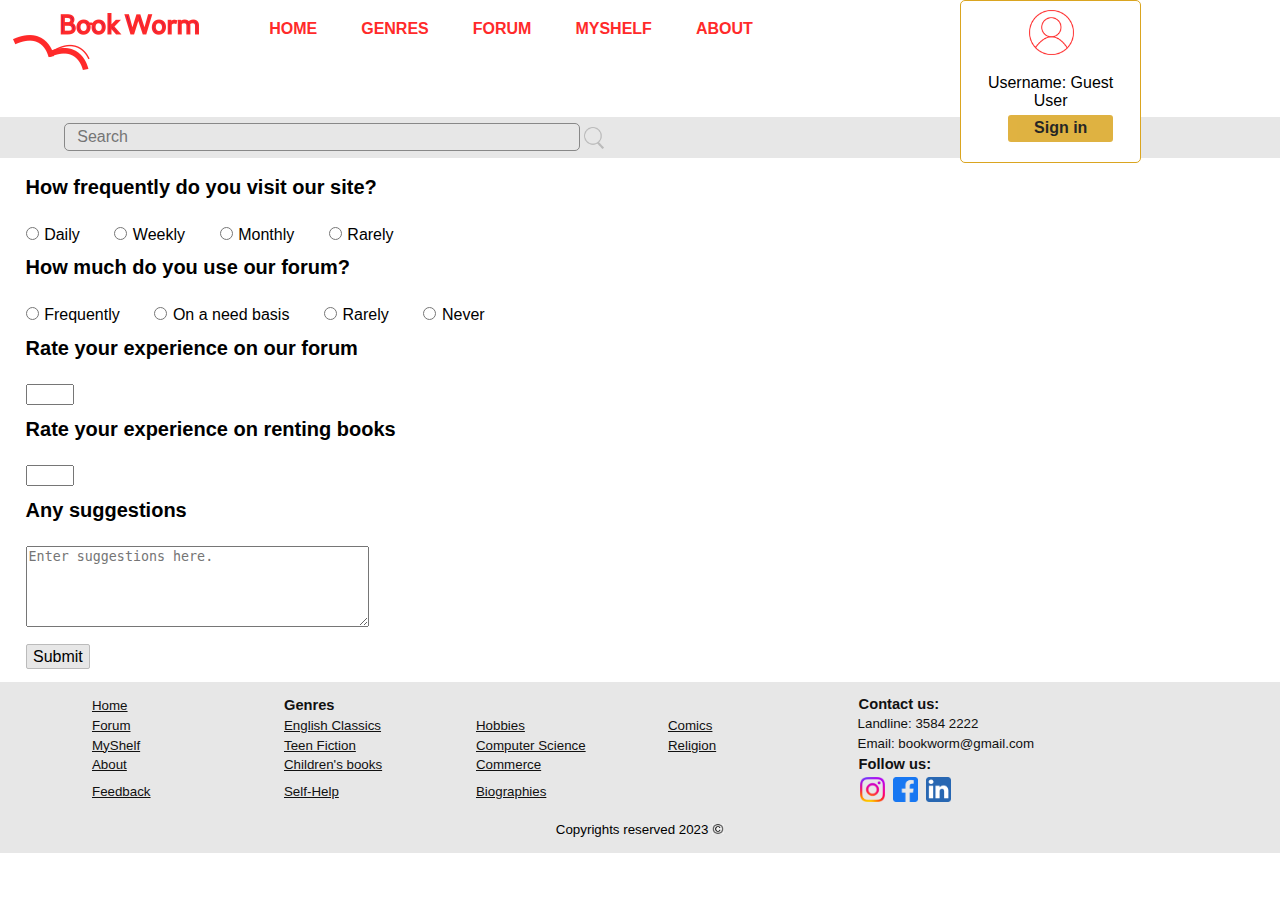
<file: Feedback.html>
<!DOCTYPE html>
<html>
<head>
  <title>Book Worm</title>
  <meta charset="UTF-8">
  <meta name="viewport" content="width=device-width, initial-scale=1.0">
  <link id="style" rel="stylesheet" href="Style.css"></link>
</head>
<body id="home">
<header>
<a href="BookWorm.html?th=1">
<img src="Light_logo.png" id="logo">
</a>
<div class="Userpreference">
  <img id="userimage" src="LightUser.png">
  <div class="settings">
    <p id="username">Username: Guest User</p>
    <button id="Signinbutton" onclick="document.location='login.html'">Sign in</button>
  </div>
</div>
<script src="navtoggle.js"></script>
<button id="navicon" onclick="toggle();"><img src="nav.png" style="width:25px; height:25px;"></button>
<nav class="navigationbar" id="mobnav">
  <a class="navig-link navig-link-ltr" href="BookWorm.html?th=1">Home</a>
  <div class="dropdown">
    <button class="navig-link navig-link-ltr" onclick="genrestoggle();">Genres</button>
    <div class="dropdownmenu" id="mobdrop">
      <a href="EnglishClassics.html?th=1" class="menuitem">English Classics</a>
      <a href="#TeenFiction?th=1" class="menuitem">Teen Fiction</a>
      <a href="#ChildrensBooks?th=1" class="menuitem">Children's books</a>
      <a href="Self-Help.html?th=1" class="menuitem">Self-Help</a>
      <a href="#Hobbies?th=1" class="menuitem">Hobbies</a>
      <a href="#ComputerScience?th=1" class="menuitem">Computer Science</a>
      <a href="#Commerce?th=1" class="menuitem">Commerce</a>
      <a href="#Biographies?th=1" class="menuitem">Biographies</a>
      <a href="#Comics?th=1" class="menuitem">Comics</a>
      <a href="#Religion?th=1" class="menuitem">Religion</a>
    </div>
  </div>
  <a class="navig-link navig-link-ltr" href="Forum.html?th=1">Forum</a>
  <a class="navig-link navig-link-ltr" href="MyShelf.html?th=1">MyShelf</a>
  <a class="navig-link navig-link-ltr" href="About.html?th=1">About</a>
</nav>
<div class="searchbar">
<input type="text" name="search" placeholder="Search" id="search"></input>
<script src="Data.js"></script>
<script src="Search.js"></script>
<input type="image" id="Searchbutton" src="search.png" onclick="Search()"></input>
</div>
</header>
<main id="main">
<script>
function validate()
{
  //if (!document.feedbackform.frequency.checkValidity())
}
</script>
  <form name="feedbackform" action="#">
  <label for="frequency" class="feedbacklabel">How frequently do you visit our site?</label><br>
  <input type="radio" name="frequency" class="feedback"><span class="options">Daily</span></input>
  <input type="radio" name="frequency"><span class="options">Weekly</span></input>
  <input type="radio" name="frequency"><span class="options">Monthly</span></input>
  <input type="radio" name="frequency"><span class="options">Rarely</span></input><br>
  <label for="forumuse" class="feedbacklabel">How much do you use our forum?</label><br>
  <input type="radio" id="forumuse" name="forumuse" class="feedback"><span class="options">Frequently</span></input>
  <input type="radio" id="forumuse" name="forumuse"><span class="options">On a need basis</span></input>
  <input type="radio" id="forumuse" name="forumuse"><span class="options">Rarely</span></input>
  <input type="radio" id="forumuse" name="forumuse"><span class="options">Never</span></input><br>
  <label for="forumrating" class="feedbacklabel">Rate your experience on our forum</label><br>
  <input type="number" id="forumrating" name="forumrating" class="feedback" min=0 max=5></input><br>
  <label for="rentrating" class="feedbacklabel">Rate your experience on renting books</label><br>
  <input type="number" id="rentrating" name="rentrating" class="feedback" min=0 max=5></input><br>
  <label for="suggestions" class="feedbacklabel">Any suggestions</label><br>
  <textarea name="suggestions" class="feedback" placeholder="Enter suggestions here." rows="5" cols="40"></textarea>
  <br>

  <button class="feedback" onclick="validate();">Submit</button>
  </form>
</main>
<script src="fillBookDetails.js"></script>
<footer>
    <table id="ftable">
    <tr id="ftr">
      <td id="ftd"><a id="flink" href="BookWorm.html?th=1">Home</a></td>
      <td id="ftd"><h4 id="fheading">Genres</h4></td>
      <td id="ftd"></td>
      <td id="ftd"></td>
      <td id="fheading">Contact us:</td>
    </tr>
    <tr id="ftr">
      <td id="ftd"><a id="flink" href="Forum.html?th=1">Forum</a></td>
      <td id="ftd"><a href="EnglishClassics.html?th=1" id="flink">English Classics</a></td>
      <td id="ftd"><a href="#Hobbies?th=1" id="flink">Hobbies</a></td>
      <td id="ftd"><a href="Comics.html?th=1" id="flink">Comics</a></td>
      <td class="footerinfo">Landline: 3584 2222 </td>
    </tr>
    <tr id="ftr">
      <td id="ftd"><a id="flink" href="MyShelf.html?th=1">MyShelf</a></td>
      <td id="ftd"><a href="#TeenFiction?th=1" id="flink">Teen Fiction</a></td> 
      <td id="ftd"><a href="#ComputerScience?th=1" id="flink">Computer Science</a></td>
      <td id="ftd"><a href="#Religion?th=1" id="flink">Religion</a></td>
      <td class="footerinfo">Email: bookworm@gmail.com</td>
    </tr>
    <tr id="ftr">
      <td id="ftd"><a id="flink" href="About.html?th=1">About</a></td>
      <td id="ftd"><a href="#ChildrensBooks?th=1" id="flink">Children's books</a></td>
      <td id="ftd"><a href="#Commerce?th=1" id="flink">Commerce</a></td>
      <td id="ftd"></td>
      <td id="fheading">Follow us:</td>
    </tr>
    <tr id="ftr">
      <td id="ftd"><a id="flink" href="Feedback.html?th=1">Feedback</a></td>
      <td id="ftd"><a href="Self-Help.html?th=1" id="flink">Self-Help</a></td>
      <td id="ftd"><a href="Biographies.html?th=1" id="flink">Biographies</a></td>
      <td id="ftd"></td>
      <td id="ftd"><a href="#"><img src="Footer_icons/insta.png" class="ficon"></a><a href="#"><img src="Footer_icons/facebook.png" class="ficon"></a><a href="#"><img src="Footer_icons/linkedin.png" class="ficon"></a></td>
    </tr>
    </table>
    <center><p class="copytext">Copyrights reserved 2023 <img class="copyicon" src="Footer_icons/copyright.png"></p></center>
</footer>
<script src="SetTheme.js"></script>
</body>
</html>
</file>
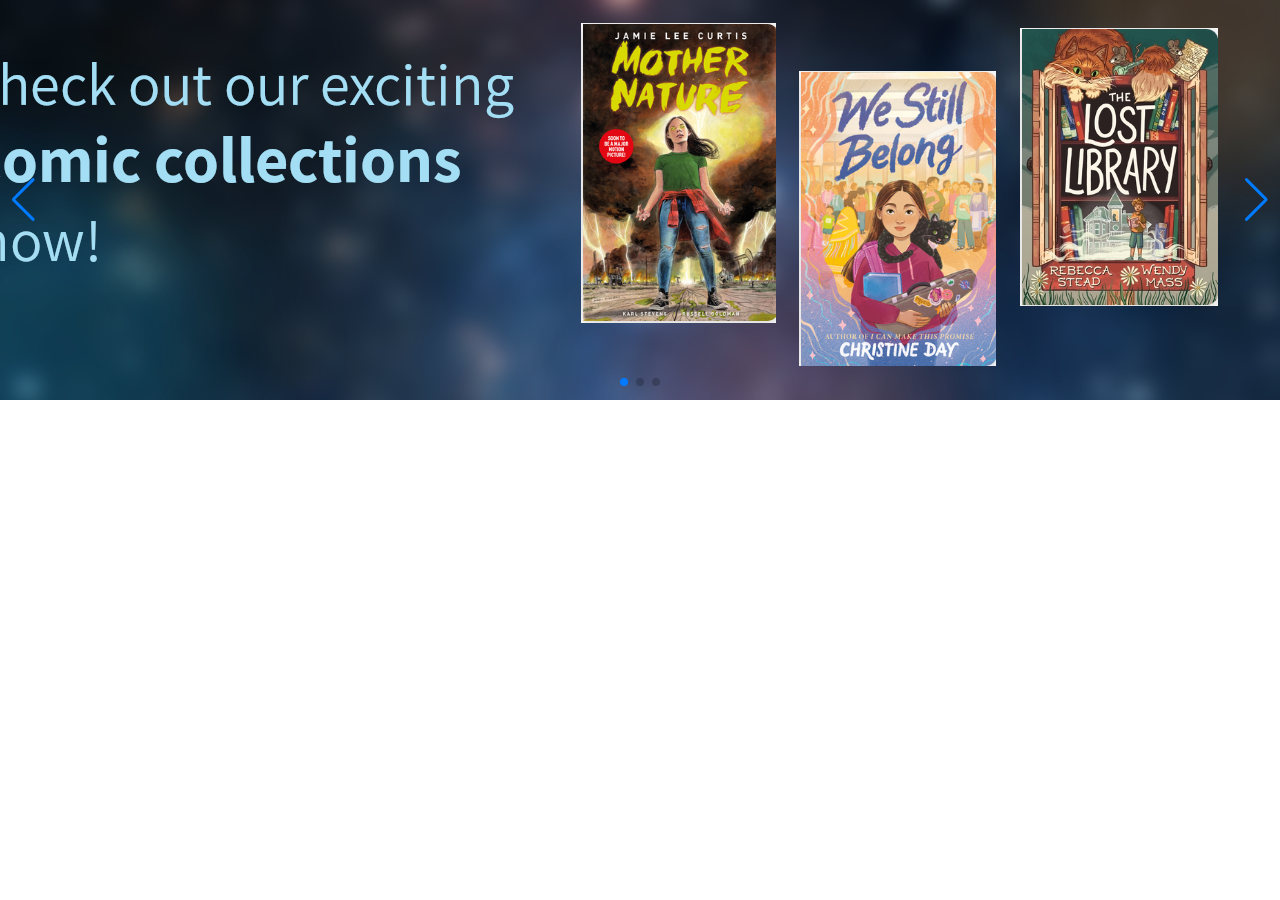
<file: imgswiper.html>
<!DOCTYPE html>
<head>
<meta charset="UTF-8">
  <meta name="viewport" content="width=device-width, initial-scale=1.0">
  <style>
/*@media (max-width: 640px){
  body{ 
    height: 250px;
  }
@media (min-width: 641px){
  body{ 
    height: 500px;
  }
}*/
@media (max-width: 900px)
{
  * {
    padding: 0;
    margin: 0;
    box-sizing: border-box;
}

body {
    max-width: 100vw;
    overflow-x: hidden;
}

.container {
    background-color: white;
    display: grid;
    place-items: center;
/*    min-height: 100vh;*/
    height: 150px;
}

.swiper {
    width: 100%;
    height: 150px;
}

.swiper-slide{
  height: 150px;
}

.image__wrapper {
    width: 100%;
    position: relative;
    padding-top: 56.25%;
}

.image__wrapper img {
    position: absolute;
    top: 0;
    left: 0;
    width: 100%;
    height: 150px;
    object-fit: cover;
    object-position: center top;
}
}
@media (min-width: 900px)
{
  * {
    padding: 0;
    margin: 0;
    box-sizing: border-box;
}

body {
    max-width: 100vw;
    overflow-x: hidden;
}

.container {
    background-color: white;
    display: grid;
    place-items: center;
/*    min-height: 100vh;*/
    height: 400px;
}

.swiper {
    width: 100%;
    height: 400px;
}

.swiper-slide{
  height: 400px;
}

.image__wrapper {
    width: 100%;
    position: relative;
    padding-top: 56.25%;
}

.image__wrapper img {
    position: absolute;
    top: 0;
    left: 0;
    width: 100%;
    height: 400px;
    object-fit: cover;
    object-position: center top;
}
}
  </style>
   <link
        rel="stylesheet"
        href="https://unpkg.com/swiper@8/swiper-bundle.min.css" />
</head>
<body>
   <script src="https://unpkg.com/swiper@8/swiper-bundle.min.js"></script>
<div class="container">
    <!-- main swiper container -->
    <div class="swiper">

    <!-- wrapper for slide -->
        <div class="swiper-wrapper">

        <!-- single slide -->
            <div class="swiper-slide">
                <div class="image__wrapper">
                    <img src="Carousel/Carousel1.png" alt="" />
                </div>
            </div>

            <div class="swiper-slide">
                <div class="image__wrapper">
                    <img src="Carousel/Carousel2.png" alt="" />
                </div>
            </div>

            <div class="swiper-slide">
                <div class="image__wrapper">
                    <img src="Carousel/Carousel3.png" alt="" />
                </div>
            </div>
        </div>

        <!-- pagination -->
        <div class="swiper-pagination"></div>

        <!-- navigation buttton -->
        <div class="swiper-button-prev"></div>
        <div class="swiper-button-next"></div>
    </div>
</div>
<script>
const swiper = new Swiper('.swiper', {
    loop: true, // creates a infinite loop of slides
    navigation: { // activate navigation with navigation buttons
        nextEl: '.swiper-button-next',
        prevEl: '.swiper-button-prev',
    },
    pagination: {// activate paginations
        el: '.swiper-pagination',
        type: 'bullets',
        clickable: true,
    },
    autoplay: {
    delay: 2000,
    disableOnInteraction: false,
  },

    // keyboard and mousewheel navigation
    keyboard: true,
    mousewheel: true,

  
})
</script>
</body>
</html>
</file>
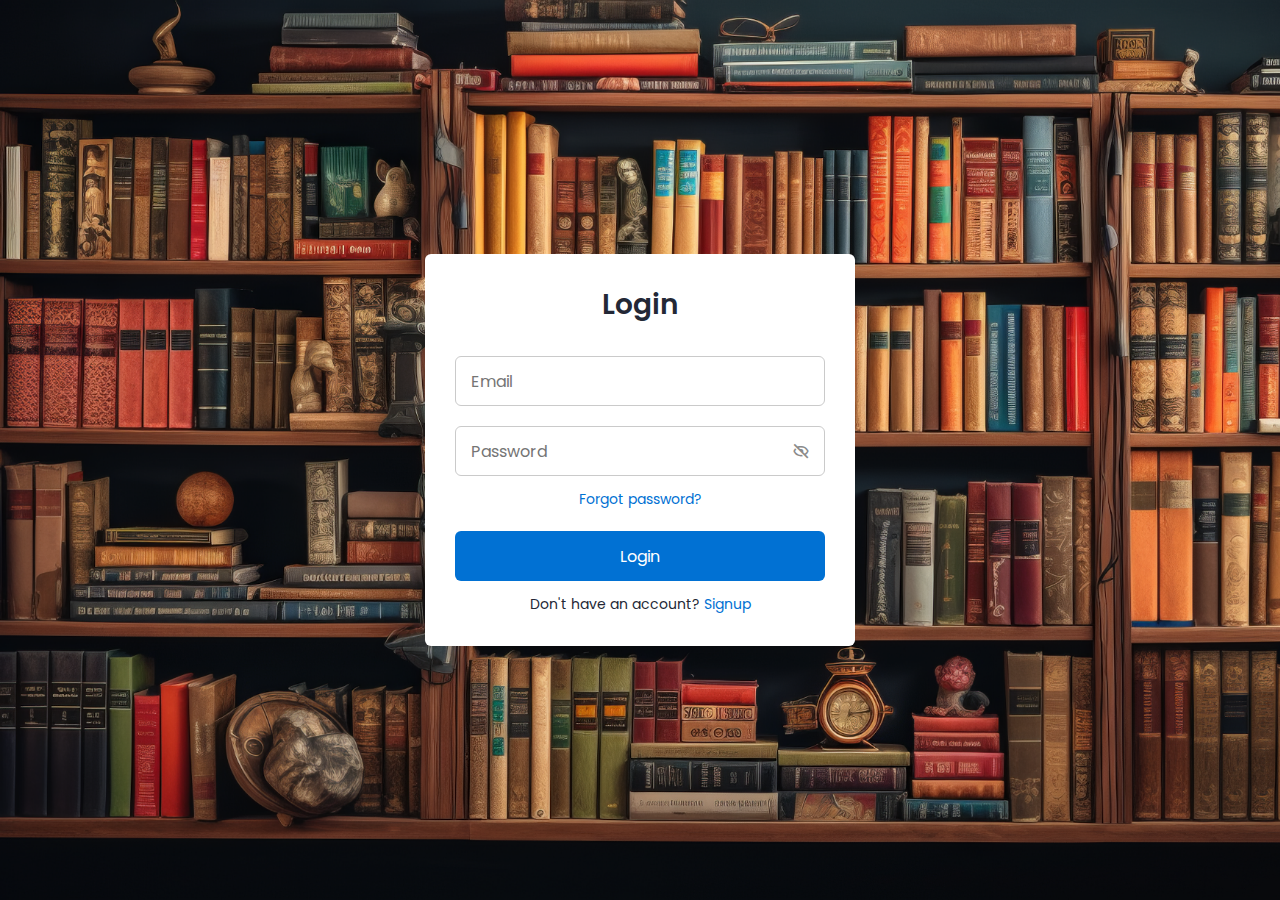
<file: login.html>
<!DOCTYPE html>
    <html lang="en">
    <head>
        <meta charset="UTF-8">
        <!--<meta http-equiv="X-UA-Compatible" content="IE=edge"> -->
        <meta name="viewport" content="width=device-width, initial-scale=1.0">
        <title> Login and Signup Form </title>

        <!-- CSS -->
        <link rel="stylesheet" href="login_style.css">
                
        <!-- Boxicons CSS -->
       <link href='https://unpkg.com/boxicons@2.1.2/css/boxicons.min.css' rel='stylesheet'>
                        
    </head>
    <body>
       <section class="container forms">
            <div class="form login">
                <div class="form-content">
                    <header>Login</header>
                    <form action="BookWorm.html">
                        <div class="field input-field">
                            <input type="email" id="email" placeholder="Email" class="input" required >
                        </div>

                        <div class="field input-field">
                            <input type="password" id="pwd" placeholder="Password" class="password" required pattern="(?=.*\d)(?=.*[a-z])(?=.*[A-Z]).{8,}">
                            <i class='bx bx-hide eye-icon'></i>
                        </div>

                        <div class="form-link">
                            <a href="#" class="forgot-pass">Forgot password?</a>
                        </div>

                        <div class="field button-field">
                            <button onclick="return(login(email,pwd))">Login</button>
                        </div>
                    </form>

                    <div class="form-link">
                        <span>Don't have an account? <a href="#" class="link signup-link">Signup</a></span>
                    </div>
                </div>

                

            </div>

            <!-- Signup Form -->

            <div class="form signup">
                <div class="form-content">
                    <header>Signup</header>
                    <form action="#">
                        <div class="field input-field">
                            <input type="email" id="email" placeholder="Email" class="input" required>
                        </div>

                        <div class="field input-field">
                            <input type="password" id="pwd" placeholder="Create password" class="password" required pattern="(?=.*\d)(?=.*[a-z])(?=.*[A-Z]).{8,}">
                        </div>

                        <div class="field input-field">
                            <input type="password" id="cpwd" placeholder="Confirm password" class="password" required pattern="(?=.*\d)(?=.*[a-z])(?=.*[A-Z]).{8,}">
                            <i class='bx bx-hide eye-icon'></i>
                        </div>

                        <div class="field button-field">
                            <button onclick="return(sign(email,pwd,cpwd))">Signup</button>
                        </div>
                    </form>

                    <div class="form-link">
                        <span>Already have an account? <a href="#" class="link login-link">Login</a></span>
                    </div>
                </div>

                

            </div>
        </section>
       
        <!-- JavaScript -->
        <script src="login_script.js"></script>
    </body>
</html>
</file>
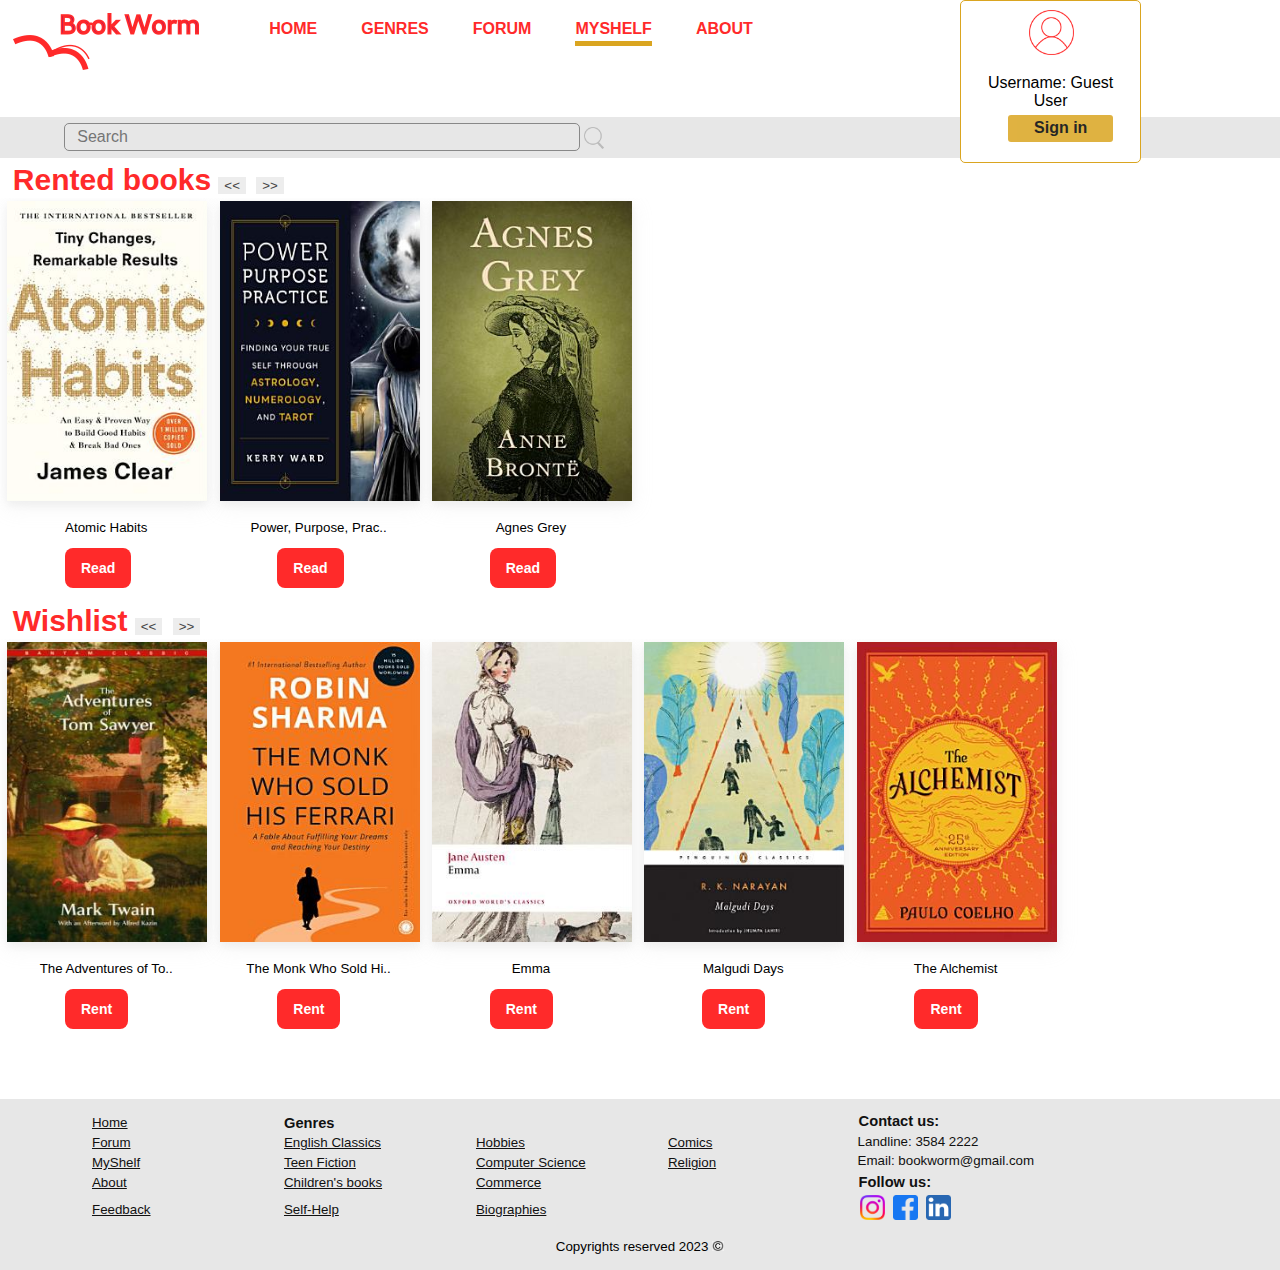
<file: MyShelf.html>
<!DOCTYPE html>
<html>
<head>
  <title>Book Worm</title>
  <meta charset="UTF-8">
 <meta name="viewport" content="width=device-width, initial-scale=1.0">
  <!--<meta http-equiv="X-UA-Compatible" content="IE=edge"> -->

  <link id="style" rel="stylesheet" href="Style.css"></link>
</head>
<body id="home">
<header>
<a href="BookWorm.html?th=1">
<img src="Light_logo.png" id="logo">
</a>
<div class="Userpreference">
  <img id="userimage" src="LightUser.png">
  <div class="settings">
    <p id="username">Username: Guest User</p>
    
      <button id="Signinbutton" onclick="document.location='login.html'">Sign in</button>
  </div>
</div>
<script src="navtoggle.js"></script>
<button id="navicon" onclick="toggle();"><img src="nav.png" style="width:25px; height:25px;"></button>
<nav class="navigationbar" id="mobnav">
  <a  class="navig-link navig-link-ltr" href="BookWorm.html?th=1">Home</a>
  <div class="dropdown">
    <button class="navig-link navig-link-ltr" onclick="genrestoggle();">Genres</button>
    <div class="dropdownmenu" id="mobdrop">
      <a href="EnglishClassics.html?th=1" class="menuitem">English Classics</a>
      <a href="#TeenFiction?th=1" class="menuitem">Teen Fiction</a>
      <a href="#ChildrensBooks?th=1" class="menuitem">Children's books</a>
      <a href="Self-Help.html?th=1" class="menuitem">Self-Help</a>
      <a href="#Hobbies?th=1" class="menuitem">Hobbies</a>
      <a href="#ComputerScience?th=1" class="menuitem">Computer Science</a>
      <a href="#Commerce?th=1" class="menuitem">Commerce</a>
      <a href="Biographies.html?th=1" class="menuitem">Biographies</a>
      <a href="Comics.html?th=1" class="menuitem">Comics</a>
      <a href="#Religion?th=1" class="menuitem">Religion</a>
    </div>
  </div>
  <a class="navig-link navig-link-ltr" href="Forum.html?th=1">Forum</a>
  <a id="active" href="MyShelf.html?th=1">MyShelf</a>
  <a class="navig-link navig-link-ltr" href="About.html?th=1">About</a>
</nav>
<div class="searchbar">
<input type="text" name="search" placeholder="Search" id="search"></input>
<script src="Data.js"></script>
<script src="SearchOthers.js"></script>
<input type="image" id="Searchbutton" src="search.png" onclick="Search()"></input>
</div>
</header>
<main id="main">


<section class="booksection">
<h3 class="Booklistheading" style="display: inline;">Rented books</h3>
<script src="Scroll.js"></script>
<div class="scrolldiv">
<button class="scroll" onclick="leftscroll()"><<</button>
<button class="scroll" onclick="rightscroll()">>></button>
</div>
  <div class="Booklist1">

    <div class="bookdiv">
      <a id="booklink" href="BookDetails.html?booknum=00039&th=1">
      <img class="book" src="Bookcovers/Self-help/00039.jpeg"></a>
      <p class="bookname"></p>
	  <button class="button-1" role="button">Read</button>
    </div>
    <div class="bookdiv">
      <a id="booklink" href="BookDetails.html?booknum=00040&th=1">
      <img class="book" src="Bookcovers/Self-help/00040.jpeg"></a>
      <p class="bookname"></p>
	  <button class="button-1" role="button">Read</button>

    </div>
    <div class="bookdiv">
      <a id="booklink" href="BookDetails.html?booknum=00002&th=1">
      <img class="book" src="Bookcovers/Classics/00002.jpeg"></a>
      <p class="bookname"></p>
	  <button class="button-1" role="button">Read</button>
    </div>
</div>

<h3 class="Booklistheading" style="display: inline;">Wishlist</h3>
<script src="Scroll.js"></script>
<div class="scrolldiv">
<button class="scroll" onclick="leftscroll1()"><<</button>
<button class="scroll" onclick="rightscroll1()">>></button>
</div>
<div class="Booklist2">
  <div class="bookdiv">
    <a id="booklink" href="BookDetails.html?booknum=00003&th=1">
    <img class="book" src="Bookcovers/Classics/00003.jpeg"></a>
    <p class="bookname"></p>
	  <button class="button-1" role="button"><a class="paylink" href="payment.html?th=1">Rent</a></button>

  </div>
  <div class="bookdiv">
    <a id="booklink" href="BookDetails.html?booknum=00037&th=1">
    <img class="book" src="Bookcovers/Self-help/00037.jpeg"></a>
    <p class="bookname"></p>
	  <button class="button-1" role="button"><a class="paylink" href="payment.html?th=1">Rent</a></button>

  </div>
  <div class="bookdiv">
    <a id="booklink" href="BookDetails.html?booknum=00005&th=1">
    <img class="book" src="Bookcovers/Classics/00005.jpeg"></a>
    <p class="bookname"></p>
	  <button class="button-1" role="button"><a class="paylink" href="payment.html?th=1">Rent</a></button>

  </div>
  <div class="bookdiv">
    <a id="booklink" href="BookDetails.html?booknum=00006&th=1">
    <img class="book" src="Bookcovers/Classics/00006.jpeg"></a>
    <p class="bookname"></p>
	  <button class="button-1" role="button"><a class="paylink" href="payment.html?th=1">Rent</a></button>

  </div>
  <div class="bookdiv">
    <a id="booklink" href="BookDetails.html?booknum=00033&th=1">
    <img class="book" src="Bookcovers/Self-help/00033.jpeg"></a>
    <p class="bookname"></p>
	  <button class="button-1" role="button"><a class="paylink" href="payment.html?th=1">Rent</a></button>
  </div>
</div>
</section>
</main>
<script src="fillBookDetails.js"></script>
<br><br><br>
<footer>
    <table id="ftable">
    <tr id="ftr">
      <td id="ftd"><a id="flink" href="BookWorm.html?th=1">Home</a></td>
      <td id="ftd"><h4 id="fheading">Genres</h4></td>
      <td id="ftd"></td>
      <td id="ftd"></td>
      <td id="fheading">Contact us:</td>
    </tr>
    <tr id="ftr">
      <td id="ftd"><a id="flink" href="Forum.html?th=1">Forum</a></td>
      <td id="ftd"><a href="EnglishClassics.html?th=1" id="flink">English Classics</a></td>
      <td id="ftd"><a href="#Hobbies?th=1" id="flink">Hobbies</a></td>
      <td id="ftd"><a href="Comics.html?th=1" id="flink">Comics</a></td>
      <td class="footerinfo">Landline: 3584 2222 </td>
    </tr>
    <tr id="ftr">
      <td id="ftd"><a id="flink" href="MyShelf.html?th=1">MyShelf</a></td>
      <td id="ftd"><a href="#TeenFiction?th=1" id="flink">Teen Fiction</a></td> 
      <td id="ftd"><a href="#ComputerScience?th=1" id="flink">Computer Science</a></td>
      <td id="ftd"><a href="#Religion?th=1" id="flink">Religion</a></td>
      <td class="footerinfo">Email: bookworm@gmail.com</td>
    </tr>
    <tr id="ftr">
      <td id="ftd"><a id="flink" href="About.html?th=1">About</a></td>
      <td id="ftd"><a href="#ChildrensBooks?th=1" id="flink">Children's books</a></td>
      <td id="ftd"><a href="#Commerce?th=1" id="flink">Commerce</a></td>
      <td id="ftd"></td>
      <td id="fheading">Follow us:</td>
    </tr>
    <tr id="ftr">
      <td id="ftd"><a id="flink" href="Feedback.html?th=1">Feedback</a></td>
      <td id="ftd"><a href="Self-Help.html?th=1" id="flink">Self-Help</a></td>
      <td id="ftd"><a href="Biographies.html?th=1" id="flink">Biographies</a></td>
      <td id="ftd"></td>
      <td id="ftd"><a href="#"><img src="Footer_icons/insta.png" class="ficon"></a><a href="#"><img src="Footer_icons/facebook.png" class="ficon"></a><a href="#"><img src="Footer_icons/linkedin.png" class="ficon"></a></td>
    </tr>
    </table>
    <center><p class="copytext">Copyrights reserved 2023 <img class="copyicon" src="Footer_icons/copyright.png"></p></center>
</footer>
<script src="SetTheme.js"></script>
</body>
</html>
</file>
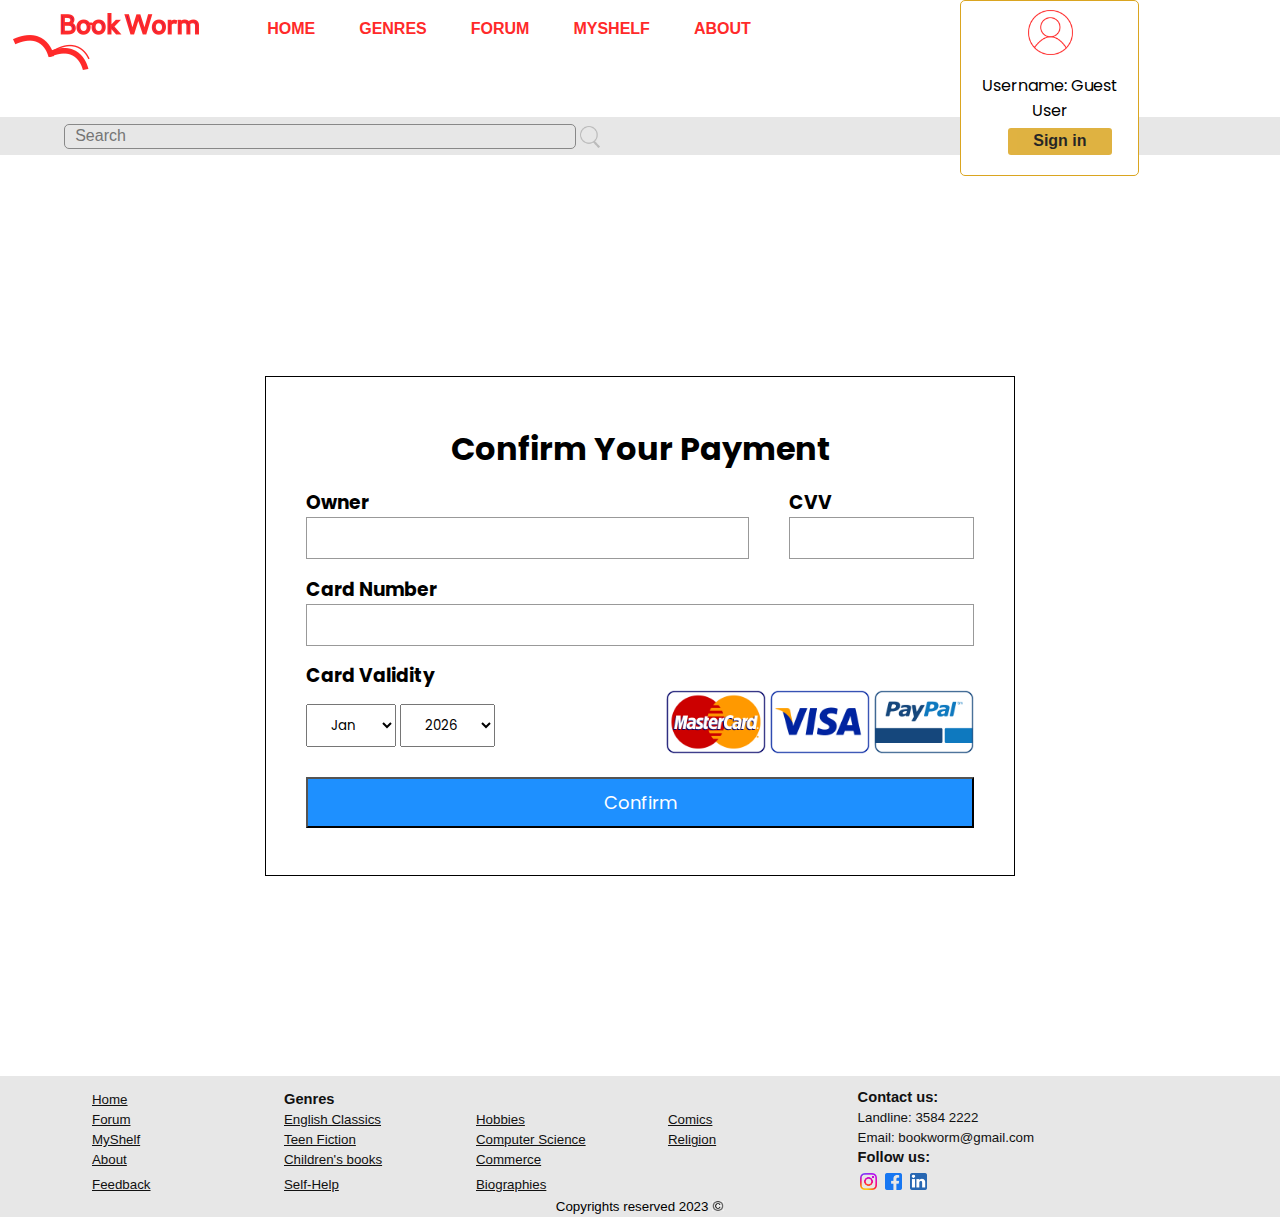
<file: payment.html>
<!DOCTYPE html>
<html lang="en">
<head>
    <meta charset="UTF-8">
    <meta name="viewport" content="width=device-width, initial-scale=1.0">
    <title>Payment Form</title>
    <link id="style" rel="stylesheet" href="Style.css">
    <link rel="preconnect" href="https://fonts.gstatic.com">
<link href="https://fonts.googleapis.com/css2?family=Poppins:wght@400;500;600;700&display=swap" rel="stylesheet">
<style>
*{
    margin: 0;
    padding: 0;
    box-sizing: border-box;
    font-family: 'Poppins', sans-serif;
}

main{
    width: 100%;
    height: 100vh;
    display: flex;
    justify-content: center;
    align-items: center;
    background-color: none;
}

.container{
    width: 750px;
    height: 500px;
    border: 1px solid;
    background-color: white;
    display: flex;
    flex-direction: column;
    padding: 40px;
    justify-content:space-around;
}

.container h1{
    text-align: center;
}

.first-row{
     display: flex;
}

.owner{
    width: 100%;
    margin-right: 40px;
}

.input-field{
    border: 1px solid #999;
}

.input-field input{
    width: 100%;
    border:none;
    outline: none;
    padding: 10px;
}

.selection{
    display: flex;
    justify-content: space-between;
    align-items: center;
}

.selection select{
    padding: 10px 20px;
}

button{
    background-color: dodgerblue;
    color: white;
    text-align: center;
    text-transform: none;
    text-decoration: none;
    padding: 10px;
    font-size: 18px;
    transition: 0.5s;
}

/*a:hover{
    background-color: dodgerblue;
}*/

.cards img{
    width: 100px;
}
</style>
</head>
<body>
<header>
<a href="BookWorm.html?th=1">
<img src="Light_logo.png" id="logo">
</a>
<div class="Userpreference">
  <img id="userimage" src="LightUser.png">
  <div class="settings">
    <p id="username">Username: Guest User</p>
    <button id="Signinbutton" onclick="document.location='login.html'">Sign in</button>
  </div>
</div>
<script src="navtoggle.js"></script>
<button id="navicon" onclick="toggle();"><img src="nav.png" style="width:25px; height:25px;"></button>
<nav class="navigationbar" id="mobnav">
  <a class="navig-link navig-link-ltr" href="BookWorm.html?th=1">Home</a>
  <div class="dropdown">
    <button class="navig-link navig-link-ltr" onclick="genrestoggle();">Genres</button>
    <div class="dropdownmenu" id="mobdrop">
      <a href="EnglishClassics.html?th=1" class="menuitem">English Classics</a>
      <a href="#?th=1" class="menuitem">Teen Fiction</a>
      <a href="#?th=1" class="menuitem">Children's books</a>
      <a href="Self-Help.html?th=1" class="menuitem">Self-Help</a>
      <a href="#?th=1" class="menuitem">Hobbies</a>
      <a href="#?th=1" class="menuitem">Computer Science</a>
      <a href="#?th=1" class="menuitem">Commerce</a>
      <a href="Biographies.html?th=1" class="menuitem">Biographies</a>
      <a href="Comics.html?th=1" class="menuitem">Comics</a>
      <a href="#Religion?th=1" class="menuitem">Religion</a>
    </div>
  </div>
  <a class="navig-link navig-link-ltr" href="Forum.html?th=1">Forum</a>
  <a class="navig-link navig-link-ltr" href="MyShelf.html?th=1">MyShelf</a>
  <a class="navig-link navig-link-ltr" href="About.html?th=1">About</a>
</nav>
<div class="searchbar">
<input type="text" name="search" placeholder="Search" id="search"></input>
<script src="Data.js"></script>
<script src="SearchOthers.js"></script>
<input type="image" id="Searchbutton" src="search.png" onclick="Search()"></input>
</div>
</header>
<main>
    <div class="container">
        <h1>Confirm Your Payment</h1>
        <div class="first-row">
            <div class="owner">
                <h3>Owner</h3>
                <div class="input-field">
                    <input type="text" id="owner" required >
                </div>
            </div>
            <div class="cvv">
                <h3>CVV</h3>
                <div class="input-field">
                    <input type="text" id="cvv" required pattern="[0-9]{3}" >
                </div>
            </div>
        </div>
        <div class="second-row">
            <div class="card-number">
                <h3>Card Number</h3>
                <div class="input-field">
                    <input type="text" id="card_num" required pattern="[0-9]{16}">
                </div>
            </div>
        </div>
        <div class="third-row">
            <h3>Card Validity</h3>
            <div class="selection">
                <div class="date">
                    <select name="months" id="months" required>
                        <option value="Jan">Jan</option>
                        <option value="Feb">Feb</option>
                        <option value="Mar">Mar</option>
                        <option value="Apr">Apr</option>
                        <option value="May">May</option>
                        <option value="Jun">Jun</option>
                        <option value="Jul">Jul</option>
                        <option value="Aug">Aug</option>
                        <option value="Sep">Sep</option>
                        <option value="Oct">Oct</option>
                        <option value="Nov">Nov</option>
                        <option value="Dec">Dec</option>
                      </select>
                      <select name="years" id="years" required>
                        <option value="2026">2026</option>
                        <option value="2025">2025</option>
                        <option value="2024">2024</option>
                        <option value="2023">2023</option>
                      </select>
                </div>
                <div class="cards">
                    <img src="mc.png" alt="">
                    <img src="vi.png" alt="">
                    <img src="pp.png" alt="">
                </div>
            </div>    
        </div>
        <button onclick="return(pay(owner,cvv,card_num))" href="">Confirm</button>
    </div>
	</main>
	<script>
	function pay(owner,cvv,card_num)
	{
	         if(!owner.checkValidity())
			  {
			    alert("Enter the name on your card correctly");
				return false;
			  }
			  else if(!cvv.checkValidity())
			  {
			    alert("Enter cvv correctly");
				return false;
			  }
			  else if(!card_num.checkValidity())
			  {
			    alert("Enter your card number correctly");
				return false;
			  }
			  else
			  {
			     confirm("Are you sure to proceed?");
			     alert("Payment successful");
				 window.location.href='BookWorm.html';
				 return true;
			  }
	}
	</script>
<footer>
    <table id="ftable">
    <tr id="ftr">
      <td id="ftd"><a id="flink" href="BookWorm.html?th=1">Home</a></td>
      <td id="ftd"><h4 id="fheading">Genres</h4></td>
      <td id="ftd"></td>
      <td id="ftd"></td>
      <td id="fheading">Contact us:</td>
    </tr>
    <tr id="ftr">
      <td id="ftd"><a id="flink" href="Forum.html?th=1">Forum</a></td>
      <td id="ftd"><a href="EnglishClassics.html?th=1" id="flink">English Classics</a></td>
      <td id="ftd"><a href="#Hobbies?th=1" id="flink">Hobbies</a></td>
      <td id="ftd"><a href="Comics.html?th=1" id="flink">Comics</a></td>
      <td class="footerinfo">Landline: 3584 2222 </td>
    </tr>
    <tr id="ftr">
      <td id="ftd"><a id="flink" href="MyShelf.html?th=1">MyShelf</a></td>
      <td id="ftd"><a href="#TeenFiction?th=1" id="flink">Teen Fiction</a></td> 
      <td id="ftd"><a href="#ComputerScience?th=1" id="flink">Computer Science</a></td>
      <td id="ftd"><a href="#Religion?th=1" id="flink">Religion</a></td>
      <td class="footerinfo">Email: bookworm@gmail.com</td>
    </tr>
    <tr id="ftr">
      <td id="ftd"><a id="flink" href="About.html?th=1">About</a></td>
      <td id="ftd"><a href="#ChildrensBooks?th=1" id="flink">Children's books</a></td>
      <td id="ftd"><a href="#Commerce?th=1" id="flink">Commerce</a></td>
      <td id="ftd"></td>
      <td id="fheading">Follow us:</td>
    </tr>
    <tr id="ftr">
      <td id="ftd"><a id="flink" href="Feedback.html?th=1">Feedback</a></td>
      <td id="ftd"><a href="Self-Help.html?th=1" id="flink">Self-Help</a></td>
      <td id="ftd"><a href="Biographies.html?th=1" id="flink">Biographies</a></td>
      <td id="ftd"></td>
      <td id="ftd"><a href="#"><img src="Footer_icons/insta.png" class="ficon"></a><a href="#"><img src="Footer_icons/facebook.png" class="ficon"></a><a href="#"><img src="Footer_icons/linkedin.png" class="ficon"></a></td>
    </tr>
    </table>
    <center><p class="copytext">Copyrights reserved 2023 <img class="copyicon" src="Footer_icons/copyright.png"></p></center>
</footer>
<script src="SetTheme.js"></script>

</body>
</html>
</file>
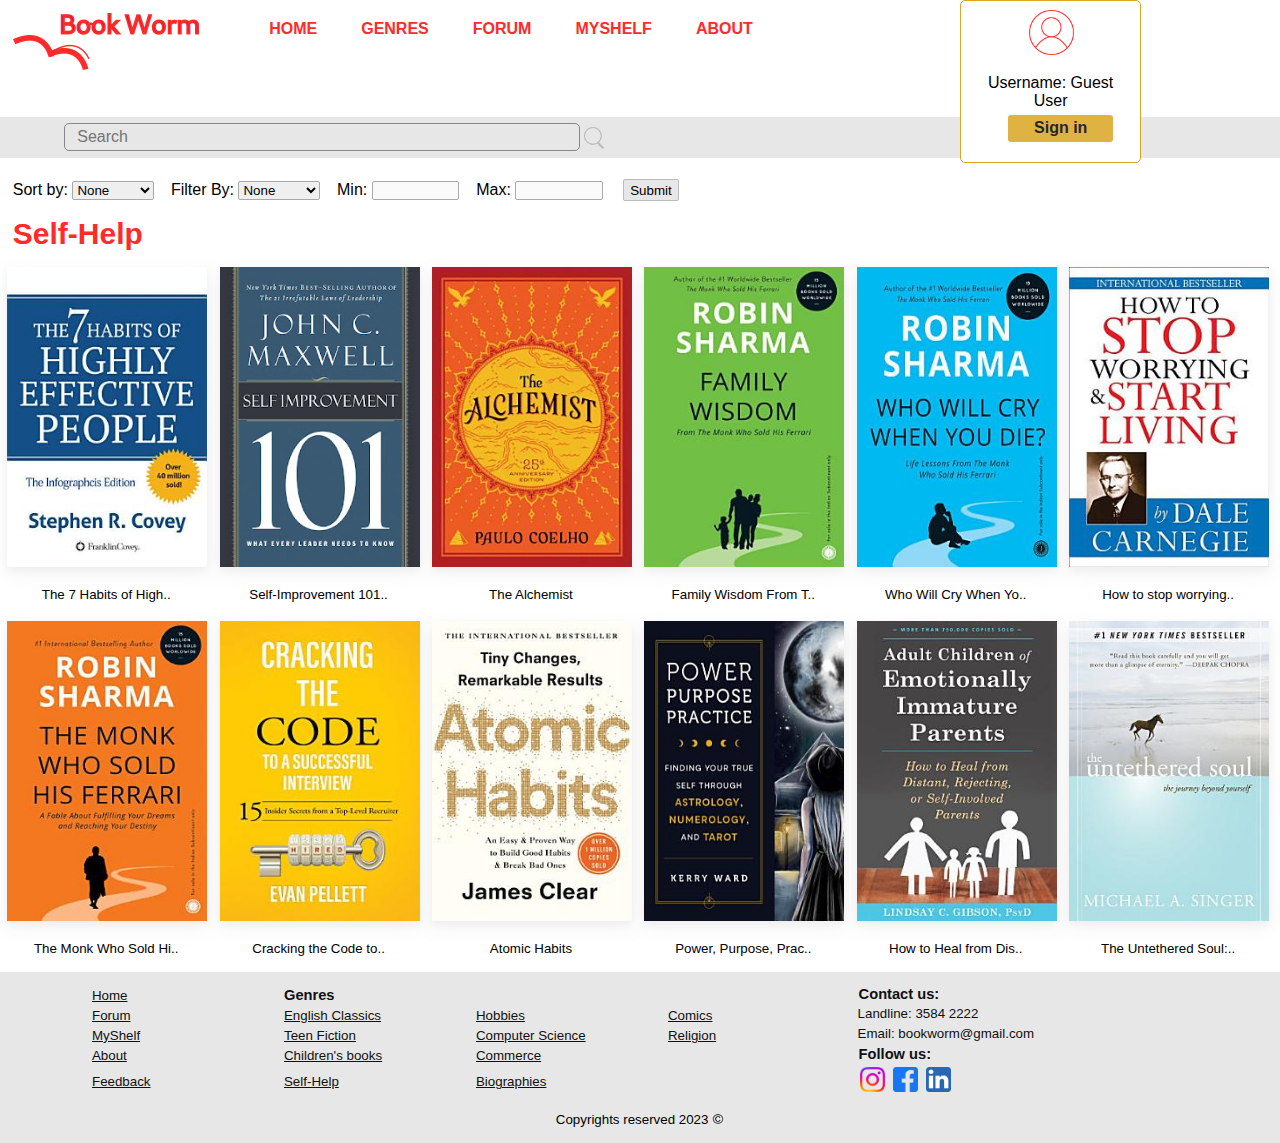
<file: Self-Help.html>
<!DOCTYPE html>
<html>
<title>Book Worm</title>
<head>
<link id="style" rel="stylesheet" href="Style.css"></link>
<meta name="viewport" content="width=device-width, initial-scale=1.0">
</head>
<body id="Self-Help">
<header>
<a href="BookWorm.html?th=1">
<img src="Light_logo.png" id="logo">
</a>
<div class="Userpreference">
  <img id="userimage" src="LightUser.png">
  <div class="settings">
    <p id="username">Username: Guest User</p>
    <button id="Signinbutton" onclick="document.location='login.html'">Sign in</button>
  </div>
</div>
<script src="navtoggle.js"></script>
<button id="navicon" onclick="toggle();"><img src="nav.png" style="width:25px; height:25px;"></button>
<nav class="navigationbar" id="mobnav">
  <a class="navig-link navig-link-ltr" href="BookWorm.html?th=1">Home</a>
  <div class="dropdown">
    <button class="navig-link navig-link-ltr" onclick="genrestoggle();">Genres</button>
    <div class="dropdownmenu" id="mobdrop">
      <a href="EnglishClassics.html?th=1" class="menuitem">English Classics</a>
      <a href="#?th=1" class="menuitem">Teen Fiction</a>
      <a href="#?th=1" class="menuitem">Children's books</a>
      <a href="Self-Help.html?th=1" class="menuitem">Self-Help</a>
      <a href="#?th=1" class="menuitem">Hobbies</a>
      <a href="#?th=1" class="menuitem">Computer Science</a>
      <a href="#?th=1" class="menuitem">Commerce</a>
      <a href="Biographies.html?th=1" class="menuitem">Biographies</a>
      <a href="Comics.html?th=1" class="menuitem">Comics</a>
      <a href="#Religion?th=1" class="menuitem">Religion</a>
    </div>
  </div>
  <a class="navig-link navig-link-ltr" href="Forum.html?th=1">Forum</a>
  <a class="navig-link navig-link-ltr" href="MyShelf.html?th=1">MyShelf</a>
  <a class="navig-link navig-link-ltr" href="About.html?th=1">About</a>
</nav>
<div class="searchbar">
<input type="text" name="search" placeholder="Search" id="search"></input>
<script src="Data.js"></script>
<script src="SearchOthers.js"></script>
<input type="image" id="Searchbutton" src="search.png" onclick="Search()"></input>
</div>
</header>
<main>
<section class="extract">
<script src="Extraction.js" ></script>
<script src="Enable.js"></script>
<form id="extract">
<label for="sortby">Sort by:</label>
<select id="sortby">
<option value="None">None</option>
<option value="Top-read">Top-read</option>
<option value="Top-rated">Top-rated</option>
<option value="HighPrice">Price - Highest</option>
<option value="LowPrice">Price - Cheapest</option>
</select>
<label for="filterby">Filter By:</label>
<select id="filterby" onchange="enable();">
<option value="None">None</option>
<option value="price">Price</option>
<option value="rentdays">Rent Days</option>
</select>
<label for="min">Min:</label>
<input type="number" id="min" disabled></input>
<label for="max">Max:</label>
<input type="number" id="max" disabled></input>
</form>
<button id="extractsubmit" onclick="extract()">Submit</button>
</section>
<section class="booksection">
<h3 class="Booklistheading">Self-Help</h3>

<center><div class="bookdiv" id="00031">
<a class="booklink" href="BookDetails.html?booknum=00031&th=1">
<img class="book" src="Bookcovers/Self-help/00031.jpeg"></a>
<p class="bookname"></p>
</div></center>
<center>
<div class="bookdiv" id="00032">
<a class="booklink" href="BookDetails.html?booknum=00032&th=1">
<img class="book" src="Bookcovers/Self-help/00032.jpeg"></a>
<p class="bookname"></p>
</div></center>
<center>
<div class="bookdiv" id="00033">
<a class="booklink" href="BookDetails.html?booknum=00033&th=1">
<img class="book" src="Bookcovers/Self-help/00033.jpeg"></a>
<p class="bookname"></p>
</div></center>
<center>
<div class="bookdiv" id="00034">
<a class="booklink" href="BookDetails.html?booknum=00034&th=1">
<img class="book" src="Bookcovers/Self-help/00034.jpeg"></a>
<p class="bookname"></p>
</div></center>
<center>
<div class="bookdiv" id="00035">
<a class="booklink" href="BookDetails.html?booknum=00035&th=1">
<img class="book" src="Bookcovers/Self-help/00035.jpeg"></a>
<p class="bookname"></p>
</div></center>
<center>
<div class="bookdiv" id="00036">
<a class="booklink" href="BookDetails.html?booknum=00036&th=1">
<img class="book" src="Bookcovers/Self-help/00036.jpeg"></a>
<p class="bookname"></p>
</div></center>
<center>
<div class="bookdiv" id="00037">
<a class="booklink" href="BookDetails.html?booknum=00037&th=1">
<img class="book" src="Bookcovers/Self-help/00037.jpeg"></a>
<p class="bookname"></p>
</div></center>
<center>
<div class="bookdiv" id="00038">
<a class="booklink" href="BookDetails.html?booknum=00038&th=1">
<img class="book" src="Bookcovers/Self-help/00038.jpeg"></a>
<p class="bookname"></p>
</div></center>
<center>
<div class="bookdiv" id="00039">
<a class="booklink" href="BookDetails.html?booknum=00039&th=1">
<img class="book" src="Bookcovers/Self-help/00039.jpeg"></a>
<p class="bookname"></p>
</div></center>
<center>
<div class="bookdiv" id="00040">
<a class="booklink" href="BookDetails.html?booknum=00040&th=1">
<img class="book" src="Bookcovers/Self-help/00040.jpeg"></a>
<p class="bookname"></p>
</div></center>
<center>
<div class="bookdiv" id="00041">
<a class="booklink" href="BookDetails.html?booknum=00041&th=1">
<img class="book" src="Bookcovers/Self-help/00041.jpeg"></a>
<p class="bookname"></p>
</div></center>
<center>
<div class="bookdiv" id="00042">
<a class="booklink" href="BookDetails.html?booknum=00042&th=1">
<img class="book" src="Bookcovers/Self-help/00042.jpeg"></a>
<p class="bookname"></p>
</div></center>
<script src="fillBookDetails.js"></script>
</section>
</main>
<footer>
    <table id="ftable">
    <tr id="ftr">
      <td id="ftd"><a id="flink" href="BookWorm.html?th=1">Home</a></td>
      <td id="ftd"><h4 id="fheading">Genres</h4></td>
      <td id="ftd"></td>
      <td id="ftd"></td>
      <td id="fheading">Contact us:</td>
    </tr>
    <tr id="ftr">
      <td id="ftd"><a id="flink" href="Forum.html?th=1">Forum</a></td>
      <td id="ftd"><a href="EnglishClassics.html?th=1" id="flink">English Classics</a></td>
      <td id="ftd"><a href="#Hobbies?th=1" id="flink">Hobbies</a></td>
      <td id="ftd"><a href="Comics.html?th=1" id="flink">Comics</a></td>
      <td class="footerinfo">Landline: 3584 2222 </td>
    </tr>
    <tr id="ftr">
      <td id="ftd"><a id="flink" href="MyShelf.html?th=1">MyShelf</a></td>
      <td id="ftd"><a href="#TeenFiction?th=1" id="flink">Teen Fiction</a></td> 
      <td id="ftd"><a href="#ComputerScience?th=1" id="flink">Computer Science</a></td>
      <td id="ftd"><a href="#Religion?th=1" id="flink">Religion</a></td>
      <td class="footerinfo">Email: bookworm@gmail.com</td>
    </tr>
    <tr id="ftr">
      <td id="ftd"><a id="flink" href="About.html?th=1">About</a></td>
      <td id="ftd"><a href="#ChildrensBooks?th=1" id="flink">Children's books</a></td>
      <td id="ftd"><a href="#Commerce?th=1" id="flink">Commerce</a></td>
      <td id="ftd"></td>
      <td id="fheading">Follow us:</td>
    </tr>
    <tr id="ftr">
      <td id="ftd"><a id="flink" href="Feedback.html?th=1">Feedback</a></td>
      <td id="ftd"><a href="Self-Help.html?th=1" id="flink">Self-Help</a></td>
      <td id="ftd"><a href="Biographies.html?th=1" id="flink">Biographies</a></td>
      <td id="ftd"></td>
      <td id="ftd"><a href="#"><img src="Footer_icons/insta.png" class="ficon"></a><a href="#"><img src="Footer_icons/facebook.png" class="ficon"></a><a href="#"><img src="Footer_icons/linkedin.png" class="ficon"></a></td>
    </tr>
    </table>
    <center><p class="copytext">Copyrights reserved 2023 <img class="copyicon" src="Footer_icons/copyright.png"></p></center>
</footer>
<script src="SetTheme.js"></script>
</body>
</html>
</file>
<file: Style.css>
/*Dark Theme colors */
/*gold: #DAA520
greybg(footer): #222222
red: #ff2a2a
dark grey: #111111
lightbg: #ffffff*/

@media (max-width: 900px)
{
body{
  min-height: 100vh;
}

header{
  height: 25%;
}
footer{
  height: 15%;
}
main{
  height: 60%;
}

iframe{
  height: 150px;
  margin: 0%;
}

body{
  background-color: #ffffff;
  margin: 0%;
  padding: 0%;
}

.booklink{
  padding: 3px;
}

#booklink{
  padding: 3px;
}

.book{
  box-shadow: 0 4px 8px 0 rgba(200, 200, 200, 0.2), 0 6px 20px 0 rgba(200, 200, 200, 0.19);
  display: inline;
  width: 200px;
  height: 300px;
  max-width: 200px;
  max-height: 300px;
  margin-bottom: 1%;
  margin-left: 0.5%;
}

#book{
  box-shadow: 0 4px 8px 0 rgba(200, 200, 200, 0.2), 0 6px 20px 0 rgba(200, 200, 200, 0.19);
  display: inline;
  width: 100px;
  height: 150px;
  max-width: 100px;
  max-height: 150px;
  margin-bottom: 1%;
  margin-left: 0.5%;
}

/* navigation bar styles */
#logo{
  position: absolute;
  vertical-align: top;
  margin: 1% 1% 0.5% 1%;
  max-height: 300px;
  max-width: 200px;
  display: inline-block;
}
.searchbar{
  position: relative;
  left: 0%;
  width: 100%;
  padding-top: 0.5%;
  padding-bottom: 0.5%;
  padding-left: 0%;
  background-color: #e7e7e7;
}

input[name="search"]
{
  display: inline-block;
  position: relative;
  padding-top: 0;
  padding-right: 3%;
  margin-top: 0;
  width: 40%;
  top: 0%;
  left: 5%;
  height: 25px;
  max-width: 40%;
  max-height: 50%; 
  border-radius: 5px;
  font-family: Arial;
  font-size: 16px;
  text-indent: 2%;
  border: 1px solid #888888;
  background-color: #e7e7e7;
  color: #111111;
}

input[name="search"]:focus
{
  border-color: #555555;
  outline: none;
}

#Searchbutton{
  display: inline-block;
  position: relative;
  height: auto;
  width: 20px;
  left: 5%;
  vertical-align: middle;
}

#Searchhead{
  color: #111111;
}

.Userpreference{
  border: 1px solid #DAA520;
  border-radius: 5px;
  height: 20%;
  width: 30%; 
  position:relative;
  display: inline-block;
  left: 60%;
  font-family: Cantarell, Helvetica;
  font-size: 12pt;
  padding-left: 0.5%;
  padding-right: 0.5%;
  padding-top: 0.7%;
  padding-bottom: 0.5%;
  color: 111111;
  background-color: #ffffff;
  z-index: 1;
}

.settings{
  display: block;
  position: relative;
  padding: 8%;
  max-width: 100%;
  margin: 0%;
  left: 0%;
}

#Signinbutton{
  position: relative;
  display: block;
  padding: 3% 17% 3% 17%;
  margin: 0% 0% 0% 0%;
  border: none;
  background-color: #DAA520;
  font-family: Cantarell, Helvetica;
  font-size: 12pt;
  font-weight: bold;
  color: black;
  opacity: 0.85;
  cursor: pointer;
  border-radius: 3px;
  left: 22%;
}

#Signinbutton:hover{
  opacity: 1;
}

.themecontainer{
  position: relative;
  display: block;
  margin: 3% 3% 3% 3%;
  text-align: center;
}

#theme{
  margin-left: 4%;
}

#username{
  position: relative;
  display: block;
  margin: 3%;
  text-align: center;
}

#userimage{
  position: relative;
  display: block;
  left: 38%;
  height:25%;
  width: 25%;
  max-width: 100%;
  max-height: 100%; 
}

#active{
  font-weight: bold;
  font-size: 16px;
  font-family: Cantarell, Helvetica;
  text-transform: uppercase;
  text-decoration: none;
  text-indent: 25px;
  color: #ff2a2a;
  padding: 15px 0px;
  width: 100%;
  display: inline-block;
  position: relative;
  opacity: 1;
  border: none;
  background-color: #e7e7e7;
}

/*#active::before{
  width: 100%;
  display: inline;
  height: 5px;
  content: "";
  position: absolute;
  bottom: 12px;
  background-color: #DAA520;
}*/

#mobnav{
  position: absolute;
  top: 12%;
  display: none;
  margin-top: 0%;
  vertical-align: top;
  left: 0%;
  margin-left: 0%;
  padding-left: 0%;
  z-index: 1;
  width: 50%;
  display: none;
  background-color: white;
  box-shadow: 0 2px 5px 0 rgba(0, 0, 0, 0.1);
}

a.navig-link{
  font-weight: bold;
  font-size: 16px;
  font-family: Cantarell, Helvetica;
  text-transform: uppercase;
  text-decoration: none;
  text-indent: 25px;
  color: #ff2a2a;
  padding: 15px 0px;
  width: 100%;
  display: block;
  position: relative;
  opacity: 1;
  border: none;
  background-color: #ffffff;
  cursor: pointer;
}

.navig-link:hover {
  background-color: #e7e7e7;
  color: #ff2a2a;
}

button.navig-link{
  font-weight: bold;
  font-size: 16px;
  font-family: Cantarell, Helvetica;
  text-transform: uppercase;
  text-decoration: none;
  text-indent: 25px;
  color: #ff2a2a;
  padding: 15px 0px;
  width: 100%;
  display: block;
  position: relative;
  opacity: 1;
  border: none;
  background-color: #ffffff;
  cursor: pointer;
  text-align: left;
}

#navicon{
  position: absolute;
  left: 3%;
  top: 7%;
  background-color: #ffffff; 
  border-radius:5px; 
  padding: 5px;
  border: 1px solid #e4e4e4; 
  opacity: 1;
}

#navicon:hover{
  opacity: 0.75;
}

/*.nav-link::before {
  transition: 300ms;
  height: 5px;
  content: "";
  position: absolute;
  background-color: #DAA520;
  width: 100%;

}

.nav-link-ltr::before {
    width: 0%;
  bottom: 12px;
}

.nav-link-ltr:hover::before {
    width: 100%;
}*/

.dropdown{
  position:relative;
  display: block;
}

#mobdrop{
  text-align: left;
  font-family: Cantarell, Helvetica;
  color: #111111;
  display: none;
  position:absolute;
  background-color: #ffffff;
  padding: 0px;
  box-shadow: 0 2px 5px 0 rgba(0, 0, 0, 0.1);
  opacity: 1;
  z-index: 1;
}

/*button.nav-link:hover .dropdownmenu{
  display:block;
  z-index: 1;
}*/

.menuitem{
  display: block;
  padding: 10px 20px 10px 20px;
  margin: 0;
  font-weight: normal;
  font-size: 14px;
  font-family: Cantarell, Helvetica;
  font-weight: bold;
  text-transform: none;
  text-decoration: none;
  color: #111111;
  border: none;
  background-color: #ffffff;
  max-width: 200px;
  width: 150px;
}
.menuitem:hover{
  background-color: #e7e7e7;
}

/* Main contents styles */
.Booklist1{
width: 100%;
height: auto;
display: flex;
margin-top: 0%;
margin-bottom: 1%;
overflow-x: scroll;
overflow-y: hidden;
flex-wrap: nowrap;
scroll-behaviour: smooth;
clear: left;
scrollbar-width: none;
}

.Booklist2{
width: 100%;
height: auto;
margin-top: 0%;
margin-bottom: 1%;
background-color: white;
overflow-x: scroll;
overflow-y: hidden;
display: flex;
flex-wrap: nowrap;
scrollbar-width: none; /*for hiding scrollbar in firefox*/
}

.Booklist1::-webkit-scrollbar .Booklist2::-webkit-scrollbar{
	display: none; /*for hiding scrollbar in Chrome*/
}

.Booklistheading{
font-family: Cantarell, Helvetica;
font-size: 30px;
color: #ff2a2a;
margin-top: 1%;
margin-left: 1%;
margin-bottom: 1%;
clear: left;
display: block;
}

.scroll{
	background-color: #e7e7e7;
	border: none;
	opacity: 0.75;
	position: relative;
	margin: 0.25%;
}

.scroll:hover{
	opacity: 1;
}

.scrolldiv{
	display: inline;
	position: relative;
/*	left: 4%;*/
        margin: 0%;
        padding: 0%;
}

/*footer styles */
footer{
  position: relative;
  background-color: #e7e7e7;
  padding-top: 1%;
  padding-bottom: 0.2%;
  padding-right: 0%;
  width: 100%;
  left: 0%;
  bottom: 0%;
  clear: left;
}
#fheading{
  display: block;
  width: 100%;
  position: relative;
  color: #111111;
  font-weight: bold;
  font-size: 12pt;
  font-family: Cantarell, Helvetica;
  margin: 0;
}
#flink{
  position: relative;
  display: block;
  color: #111111;
  font-size: 10pt;
  font-family: Cantarell, Helvetica;
  width: 100%;
}
#flink:hover{
  color: red;
}
#ftable, #ftr, #ftd{
  background-color: #e7e7e7;
}
#ftable{
  position: relative;
  left: 2%;
  width: 95%;
  padding-bottom: 0.3%;
  padding-top: 0.3%;
  border-collapse: collapse;
}
#ftd{
  width: 23%;
  padding-top: 0.25%;
  padding-bottom: 0.25%;
  padding-right: 0.25%;
  padding-left: 2%;
  margin-bottom: 0;
}

tr.#ftr{
  margin-bottom: 0;
}

#rightborder{
  border-right: 1px solid #111111;
}

.footerinfo{
  position: relative;
  display: block;
  color: #111111;
  font-size: 10pt;
  font-family: Cantarell, Helvetica;
  width: 100%;
  padding-top: 0.25%;
  padding-bottom: 0.25%;
  padding-right: 0.25%;
  padding-left: 0%;
  margin-bottom: 0;
}

.ficon{
  width:25px;
  height: auto;
  padding-right: 8px;
}

.copyicon{
  width:12px;
  height: auto;
}

.copytext{
  font-size: 10pt;
  font-family: Cantarell, Helvetica;
}

/*Styles for book details page */

#booktitle{
  position: relative;
  vertical-align: top;
  top: 2%;
  font-family: Cantarell, Helvetica;
  font-size: 25px;
  color: #ff2a2a;
  display: inline; 
}

#cover{
  float: left;
  padding: 2%;
  position: relative;
}

#description{
  font-family: Cantarell, Helvetica;
  font-size: 12pt;
}

#tab{
	background-color:white;
	width: 100%;
}

#booktd{
	padding: 0%;
}

#head
{
  color: #ff2a2a;
  display: inline;
  font-size: 12pt;
}

.label{
  display: inline;
  font-size: 12pt;
  font-family: Cantarell, Helvetica;
}

.button-1 {
  background-color: #ff2a2a;
  border-radius: 8px;
  border-style: none;
  box-sizing: border-box;
  color: #FFFFFF;
  cursor: pointer;
  display: inline-block;
  font-family: Cantarell, Helvetica, Arial, sans-serif;
  font-size: 14px;
  font-weight: bold;
  height: 40px;
  line-height: 20px;
  list-style: none;
  margin: 0;
  outline: none;
  padding: 10px 16px;
  position: relative;
  left:30%;
  text-align: center;
  text-decoration: none;
  transition: color 100ms;
  vertical-align: baseline;
  user-select: none;
  -webkit-user-select: none;
  touch-action: manipulation;
}

.button-1:hover,
.button-1:focus {
  background-color: #F082AC;
}

a.paylink{
  text-decoration: none;
  color: white;
  font-weight: bold;
}

/* Categories page - sorting & filters (Extracting data)*/
#extract{
  display: inline;
}

.extract{
  margin: 1%;
  font-family: Cantarell, Helvetica;
  font-size: 12pt;
}

#min, #max, #filterby, #sortby{
  width: 13%;
  border-radius: 2px;
  border: 1px solid darkgrey;
  margin-right: 1%;
}

#min:focus, #max:focus{
  outline: none;
  border-color: #555555; 
}

#extractsubmit{
  margin: 0.25%;
  margin-top: 3%;
  padding: 0.2% 0.5% 0.2% 0.5%;
  border-radius: 2px;
  border: 1px solid #bbbbbb;
  background-color: #e7e7e7;
  cursor: pointer;
}

#extractsubmit:hover{
  background-color: #cccccc;
}

/*Newly added for Forum page*/

#generallinks{
display: inline-block;
float: left;
width: 10%;
margin: 2%;
}

#generallinks a{
  font-size: 10pt;
  color: #111111;
  display: block;
  padding: 3%;
  margin: 1%;
  font-family: Cantarell, Helvetica;
}

#generallinks a:hover{
  color: #ff2a2a;
}

#discussionlist{
  float: left;
  display: block;
  margin-left: 12%;
  margin-top: 2%;
  margin-bottom: 2%;
  width: 65%;
}

.discussion{
  border: 1px solid #bbbbbb;
  border-radius: 2px;
  display: inline-block;
  width: 100%;
  background-color: #e7e7e7;
}

.discussionlink{
  float: left;
  display: inline-block;
  margin: 1%;
}

.discussionlink a{
  color: #111111;
  font-size: 12pt;
  font-family: Cantarell, Helvetica;
  width: 100%;
}

.discussionlink a:hover{
  color: #ff2a2a;
}

.discussionlink p{
  color: #777777;
  font-size: 10pt;
  font-family: Cantarell, Helvetica;
}

.stats{
  display: inline-block;
  float: right;
  color: #111111;
  font-size: 10pt;
  font-family: Cantarell, Helvetica;
  margin: 1%;
}

#startdiscussion{
  border: none;
  border-radius: 3px;
  background-color: #ff2a2a;
  color: white;
  font-weight: bold;
  padding: 3%;
  opacity: 0.85;
  cursor: pointer;
  margin: 4%;
  font-family: Cantarell, Helvetica;
}

#startdiscussion:hover{
  opacity: 1;
}

.feedbacklabel{
  display: block;
  font-family: Cantarell, Helvetica;
  padding-left: 2%;
  padding-bottom: 0.5%;
  padding-top: 1%;
  font-weight: bold;
  font-size: 15pt;
}

  .options{
  display: inline;
  padding-left: 0.2%;
  padding-right: 2%;
  font-family: Cantarell, Helvetica;
  padding-bottom: 0.5%;
  font-size: 12pt;
}

.feedback{
  margin-left: 2%;
}

button.feedback{
  border-radius: 2px;
  border: 1px solid #bbbbbb;
  background-color: #e7e7e7;
  cursor: pointer;
  margin-top: 1%;
  margin-bottom: 1%;
  padding: 0.2% 0.5% 0.2% 0.5%;
  font-size: 12pt;
}

button.feedback:hover{
  background-color: #cccccc;
}

}

@media (min-width: 900px)
{
/*body{
  min-height: 100vh;
}*/

/*header{
  height: 20%;
}
footer{
  height: 15%;
}*/
main{
  height: 70%;
}

iframe{
  height: 400px;
  margin: 0%;
}

body{
  background-color: #ffffff;
  margin: 0%;
  padding: 0%;
}
.booklink{
  padding: 3px;
}

#booklink{
  padding: 3px;
}

.book{
  box-shadow: 0 4px 8px 0 rgba(200, 200, 200, 0.2), 0 6px 20px 0 rgba(200, 200, 200, 0.19);
  display: inline;
  width: 200px;
  height: 300px;
  max-width: 200px;
  max-height: 300px;
  margin-bottom: 1%;
  margin-left: 0.5%;
  overflow: hidden;
}

#book{
  box-shadow: 0 4px 8px 0 rgba(200, 200, 200, 0.2), 0 6px 20px 0 rgba(200, 200, 200, 0.19);
  display: inline;
  width: 200px;
  height: 300px;
  max-width: 200px;
  max-height: 300px;
  margin-bottom: 1%;
  margin-left: 0.5%;
  overflow: hidden;
}

/* navigation bar styles */
#logo{
  position: absolute;
  vertical-align: top;
  margin: 1% 1% 0.5% 1%;
  max-height: 300px;
  max-width: 200px;
  display: inline-block;
}
.searchbar{
  position: absolute;
  top: 13%;
  left: 0%;
  width: 100%;
  padding-top: 0.5%;
  padding-bottom: 0.5%;
  padding-left: 0%;
  background-color: #e7e7e7;
}

input[name="search"]
{
  display: inline-block;
  position: relative;
  padding-top: 0;
  padding-right: 0;
  margin-top: 0;
  width: 40%;
  top: 0%;
  left: 5%;
  height: 25px;
  max-width: 40%;
  max-height: 50%; 
  border-radius: 5px;
  font-family: Arial;
  font-size: 16px;
  text-indent: 2%;
  border: 1px solid #888888;
  background-color: #e7e7e7;
  color: black;
}

input[name="search"]:focus
{
  border-color: #555555;
  outline: none;
}

#Searchbutton{
  display: inline-block;
  position: relative;
  height: auto;
  width: 20px;
  left: 5%;
  vertical-align: middle;
}

#Searchhead{
  color: black;
}

.Userpreference{
  border: 1px solid #DAA520;
  border-radius: 5px;
  height: 20%;
  width: 14%; 
  position:relative;
  display: inline-block;
  left: 75%;
  font-family: Cantarell, Helvetica;
  font-size: 12pt;
  padding-left: 0%;
  padding-right: 0%;
  padding-top: 0.7%;
  padding-bottom: 0.5%;
  color: black;
  background-color: #ffffff;
  z-index: 1;
}

.settings{
  display: block;
  position: relative;
  padding: 8%;
  max-width: 100%;
  margin: 0%;
  left: 0%;
}

#Signinbutton{
  position: relative;
  display: block;
  padding: 3% 17% 3% 17%;
  margin: 0% 0% 0% 0%;
  border: none;
  background-color: #DAA520;
  font-family: Cantarell, Helvetica;
  font-size: 12pt;
  font-weight: bold;
  color: black;
  opacity: 0.85;
  cursor: pointer;
  border-radius: 3px;
  left: 22%;
}

#Signinbutton:hover{
  opacity: 1;
}

.themecontainer{
  position: relative;
  display: block;
  margin: 3% 3% 3% 3%;
  text-align: center;
}

#theme{
  margin-left: 4%;
}

#username{
  position: relative;
  display: block;
  margin: 3%;
  text-align: center;
}

#userimage{
  position: relative;
  display: block;
  left: 38%;
  height:25%;
  width: 25%;
  max-width: 100%;
  max-height: 100%; 
}

#active{
  font-weight: bold;
  font-size: 16px;
  font-family: Cantarell, Helvetica;
  text-transform: uppercase;
  text-decoration: none;
  color: #ff2a2a;
  padding: 20px 0px;
  margin: 0px 20px;
  display: inline-block;
  position: relative;
  opacity: 1;
  border: none;
  background-color: #ffffff;
}

#active::before{
  width: 100%;
  display: inline;
  height: 5px;
  content: "";
  position: absolute;
  bottom: 12px;
  background-color: #DAA520;
}

.navigationbar{
  position: relative;
  display: inline-block;
  margin-top: 0%;
  vertical-align: top;
  left: 5%;
}

#navicon{
 display: none;
}

.navig-link {
  font-weight: bold;
  font-size: 16px;
  font-family: Cantarell, Helvetica;
  text-transform: uppercase;
  text-decoration: none;
  color: #ff2a2a;
  padding: 20px 0px;
  margin: 0px 20px;
  display: inline-block;
  position: relative;
  opacity: 1;
  border: none;
  background-color: #ffffff;
  cursor: pointer;
}

.navig-link:hover{
  color: #ff2a2a;
}


.navig-link::before {
  transition: 300ms;
  height: 5px;
  content: "";
  position: absolute;
  background-color: #DAA520;
  width: 100%;

}

.navig-link-ltr::before {
    width: 0%;
  bottom: 12px;
}

.navig-link-ltr:hover::before {
    width: 100%;
    color: #ff2a2a;
}

.dropdown{
  position:relative;
  display: inline-block;
}

.dropdownmenu{
  text-align: left;
  font-family: Cantarell, Helvetica;
  color: #111111;
  display: none;
  position:absolute;
  left: 0;
  top: 48px;
  background-color: #222222;
  padding: 0px;
  box-shadow: 0 2px 5px 0 rgba(0, 0, 0, 0.1);
  opacity: 1;
  z-index: 1;
}

button.navig-link:hover .dropdownmenu{
  display:block;
  z-index: 1;
}

.menuitem{
  display: block;
  padding: 10px 20px 10px 20px;
  margin: 0;
  font-weight: normal;
  font-size: 14px;
  font-family: Cantarell, Helvetica;
  font-weight: bold;
  text-transform: none;
  text-decoration: none;
  color: #111111;
  border: none;
  background-color: #ffffff;
  max-width: 200px;
  width: 150px;
}
.menuitem:hover{
  background-color: #e7e7e7;
}

/* Main contents styles */
.Booklist1{
width: 100%;
height: auto;
display: flex;
margin-top: 0%;
margin-bottom: 1%;
overflow-x: scroll;
overflow-y: hidden;
flex-wrap: nowrap;
scroll-behaviour: smooth;
clear: left;
scrollbar-width: none;
}

.Booklist2{
width: 100%;
height: auto;
margin-top: 0%;
margin-bottom: 1%;
background-color: white;
overflow-x: scroll;
overflow-y: hidden;
display: flex;
flex-wrap: nowrap;
scrollbar-width: none; /*for hiding scrollbar in firefox*/
}

.Booklist1::-webkit-scrollbar .Booklist2::-webkit-scrollbar{
	display: none; /*for hiding scrollbar in Chrome*/
}

.Booklistheading{
font-family: Cantarell, Helvetica;
font-size: 30px;
color: #ff2a2a;
margin-top: 1%;
margin-left: 1%;
margin-bottom: 1%;
clear: left;
display: block;
}

.scroll{
	background-color: #e7e7e7;
	border: none;
	opacity: 0.75;
	position: relative;
	margin: 0.25%;
}

.scroll:hover{
	opacity: 1;
}

.scrolldiv{
	display: inline;
	position: relative;
/*	left: 4%;*/
        margin: 0%;
        padding: 0%;
}

/*footer styles */
footer{
  position: relative;
  background-color: #e7e7e7;
  padding-top: 1%;
  padding-bottom: 0.2%;
  padding-right: 0%;
  width: 100%;
  left: 0%;
  bottom: 0%;
  height: 5%;
  clear: left;
}
#fheading{
  display: block;
  position: relative;
  color: #111111;
  font-weight: bold;
  font-size: 11pt;
  font-family: Cantarell, Helvetica;
  margin: 0;
  width: 100%;
}
#flink{
  position: relative;
  display: block;
  color: #111111;
  font-size: 10pt;
  font-family: Cantarell, Helvetica;
}
#flink:hover{
  color: red;
}
#ftable, #ftr, #ftd{
  background-color: #e7e7e7;
}
#ftable{
  position: relative;
  left: 7%;
  width: 75%;
  padding-bottom: 0.3%;
  padding-top: 0.3%;
  border-collapse: collapse;
}
#ftd{
  width: 15%;
  padding-top: 0.25%;
  padding-bottom: 0.25%;
  padding-right: 0.25%;
  padding-left: 0.25%;
  margin-bottom: 0;
}

#ftr{
  margin-bottom: 0;
}

#rightborder{
  border-right: 1px solid #111111;
}

.footerinfo{
  position: relative;
  display: block;
  color: #111111;
  font-size: 10pt;
  font-family: Cantarell, Helvetica;
  width: 100%;
  padding-top: 0.25%;
  padding-bottom: 0.25%;
  padding-right: 0.25%;
  padding-left: 0%;
  margin-bottom: 0;
}

.ficon{
  width:25px;
  height: auto;
  padding-right: 8px;
}

.copyicon{
  width:12px;
  height: auto;
}

.copytext{
  font-size: 10pt;
  font-family: Cantarell, Helvetica;
}

/*Styles for book details page */

#booktitle{
  position: relative;
  vertical-align: top;
  top: 2%;
  font-family: Cantarell, Helvetica;
  font-size: 30px;
  color: #ff2a2a;
  display: inline; 
}

#cover{
  float: left;
  padding: 2%;
  position: relative;
}

#description{
  font-family: Cantarell, Helvetica;
  font-size: 15pt;
}

#tab{
	background-color:white;
	width: 50%;
}

#booktd{
	padding: 0.5%;
}

#head
{
  color: #ff2a2a;
  display: inline;
  font-size: 15pt;
}

.label{
  display: inline;
  font-size: 15pt;
  font-family: Cantarell, Helvetica;
}

/* Categories page - sorting & filters (Extracting data)*/
#extract{
  display: inline;
}

.extract{
  margin: 1%;
  font-family: Cantarell, Helvetica;
  font-size: 12pt;
}

#min, #max, #filterby, #sortby{
  width: 6.5%;
  border-radius: 2px;
  border: 1px solid darkgrey;
  margin-right: 1%;
}

#min:focus, #max:focus{
  outline: none;
  border-color: #555555; 
}

#extractsubmit{
  margin: 0.25%;
  padding: 0.2% 0.5% 0.2% 0.5%;
  border-radius: 2px;
  border: 1px solid #bbbbbb;
  background-color: #e7e7e7;
  cursor: pointer;
}

#extractsubmit:hover{
  background-color: #cccccc;
}

/* Newly added for displaying booktitle*/
.bookdiv{
  float: left;
  margin: 0.25%;
  display: inline-block;
}

.bookname{
  text-align: center;
  font-family: Cantarell, Helvetica;
  color: black;
  font-size: 10pt;
  padding-right: 1%;
  padding-left: 1%;
}

#author1{
  font-family: Cantarell, Helvetica;
  font-size: 15pt;
}
#pages{
  font-family: Cantarell, Helvetica;
  font-size: 15pt;
}
#publication{
  font-family: Cantarell, Helvetica;
  font-size: 15pt;
}
#rate{
  font-family: Cantarell, Helvetica;
  font-size: 15pt;
}
#days{
  font-family: Cantarell, Helvetica;
  font-size: 15pt;
}
.button-container {
  display: flex;
  text-align:center;
  position:absolute;
  left:40%;
}

.button-82-pushable {
  position: relative;
  border: none;
  background: transparent;
  padding: 0;
  cursor: pointer;
  outline-offset: 4px;
  transition: filter 250ms;
  user-select: none;
  -webkit-user-select: none;
  touch-action: manipulation;
}

.button-82-shadow {
  position: absolute;
  top: 0;
  left: 0;
  width: 100%;
  height: 100%;
  border-radius: 12px;
  background: hsl(0deg 0% 0% / 0.25);
  will-change: transform;
  transform: translateY(2px);
  transition:
    transform
    600ms
    cubic-bezier(.3, .7, .4, 1);
}

.button-82-edge {
  position: absolute;
  top: 0;
  left: 0;
  width: 100%;
  height: 100%;
  border-radius: 12px;
  background: linear-gradient(
    to left,
    hsl(340deg 100% 16%) 0%,
    hsl(340deg 100% 32%) 8%,
    hsl(340deg 100% 32%) 92%,
    hsl(340deg 100% 16%) 100%
  );
}

.button-82-front {
  display: block;
  position: relative;
  padding: 12px 27px;
  border-radius: 12px;
  font-size: 1.1rem;
  color: white;
  background: hsl(345deg 100% 47%);
  will-change: transform;
  transform: translateY(-4px);
  transition:
    transform
    600ms
    cubic-bezier(.3, .7, .4, 1);
}

@media (min-width: 768px) {
  .button-82-front {
    font-size: 1.25rem;
    padding: 12px 42px;
  }
}

.button-82-pushable:hover {
  filter: brightness(110%);
  -webkit-filter: brightness(110%);
}

.button-82-pushable:hover .button-82-front {
  transform: translateY(-6px);
  transition:
    transform
    250ms
    cubic-bezier(.3, .7, .4, 1.5);
}

.button-82-pushable:active .button-82-front {
  transform: translateY(-2px);
  transition: transform 34ms;
}

.button-82-pushable:hover .button-82-shadow {
  transform: translateY(4px);
  transition:
    transform
    250ms
    cubic-bezier(.3, .7, .4, 1.5);
}

.button-82-pushable:active .button-82-shadow {
  transform: translateY(1px);
  transition: transform 34ms;
}

.button-82-pushable:focus:not(:focus-visible) {
  outline: none;
}
.label
{
  display:inline;
}
#head
{
  color: #ff2a2a;
  display: inline;
}

/*Buttons for MyShelf page */
.button-1 {
  background-color: #ff2a2a;
  border-radius: 8px;
  border-style: none;
  box-sizing: border-box;
  color: #FFFFFF;
  cursor: pointer;
  display: inline-block;
  font-family: Cantarell, Helvetica, Arial, sans-serif;
  font-size: 14px;
  font-weight: bold;
  height: 40px;
  line-height: 20px;
  list-style: none;
  margin: 0;
  outline: none;
  padding: 10px 16px;
  position: relative;
  left:30%;
  text-align: center;
  text-decoration: none;
  transition: color 100ms;
  vertical-align: baseline;
  user-select: none;
  -webkit-user-select: none;
  touch-action: manipulation;
}

.button-1:hover,
.button-1:focus {
  background-color: #F082AC;
}

.paylink{
  text-decoration: none;
  color: white;
  font-weight: bold;
}


/*Newly added for Forum page*/

#generallinks{
display: inline-block;
float: left;
width: 10%;
margin: 2%;
}

#generallinks a{
  font-size: 10pt;
  color: #111111;
  display: block;
  padding: 3%;
  margin: 1%;
  font-family: Cantarell, Helvetica;
}

#generallinks a:hover{
  color: #ff2a2a;
}

#discussionlist{
  float: left;
  display: block;
  margin: 2%;
  width: 65%;
}

.discussion{
  border: 1px solid #bbbbbb;
  border-radius: 2px;
  display: inline-block;
  width: 100%;
  background-color: #e7e7e7;
}

.discussionlink{
  float: left;
  display: inline-block;
  margin: 1%;
}

.discussionlink a{
  color: #111111;
  font-size: 12pt;
  font-family: Cantarell, Helvetica;
}

.discussionlink a:hover{
  color: #ff2a2a;
}

.discussionlink p{
  color: #777777;
  font-size: 10pt;
  font-family: Cantarell, Helvetica;
}

.stats{
  display: inline-block;
  float: right;
  color: #111111;
  font-size: 10pt;
  font-family: Cantarell, Helvetica;
  margin: 1%;
}

#startdiscussion{
  border: none;
  border-radius: 3px;
  background-color: #ff2a2a;
  color: white;
  font-weight: bold;
  padding: 3%;
  opacity: 0.85;
  cursor: pointer;
  margin: 4%;
  font-family: Cantarell, Helvetica;
}

#startdiscussion:hover{
  opacity: 1;
}

/*feedback styles*/
.feedbacklabel{
  display: block;
  font-family: Cantarell, Helvetica;
  padding-left: 2%;
  padding-bottom: 0.5%;
  padding-top: 1%;
  font-weight: bold;
  font-size: 15pt;
}

  .options{
  display: inline;
  padding-left: 0.2%;
  padding-right: 2%;
  font-family: Cantarell, Helvetica;
  padding-bottom: 0.5%;
  font-size: 12pt;
}

.feedback{
  margin-left: 2%;
}

button.feedback{
  border-radius: 2px;
  border: 1px solid #bbbbbb;
  background-color: #e7e7e7;
  cursor: pointer;
  margin-top: 1%;
  margin-bottom: 1%;
  padding: 0.2% 0.5% 0.2% 0.5%;
  font-size: 12pt;
}

button.feedback:hover{
  background-color: #cccccc;
}

}
</file>
<file: login_style.css>
/* Google Fonts - Poppins */
@import url('https://fonts.googleapis.com/css2?family=Poppins:wght@300;400;500;600&display=swap');

*{
    margin: 0;
    padding: 0;
    box-sizing: border-box;
    font-family: 'Poppins', sans-serif;
}
.container{
    height: 100vh;
    width: 100%;
    display: flex;
    align-items: center;
    justify-content: center;
    background-color: rgba(0, 0, 0, .25);
    column-gap: 30px;
    background-image: url("Login_bg.png");
    background-size: cover;
}
.form{
    position: absolute;
    max-width: 430px;
    width: 100%;
    padding: 30px;
    border-radius: 6px;
    background: #FFF;
}
.form.signup{
    opacity: 0;
    pointer-events: none;
}
.forms.show-signup .form.signup{
    opacity: 1;
    pointer-events: auto;
}
.forms.show-signup .form.login{
    opacity: 0;
    pointer-events: none;
}
header{
    font-size: 28px;
    font-weight: 600;
    color: #232836;
    text-align: center;
}
form{
    margin-top: 30px;
}
.form .field{
    position: relative;
    height: 50px;
    width: 100%;
    margin-top: 20px;
    border-radius: 6px;
}
.field input,
.field button{
    height: 100%;
    width: 100%;
    border: none;
    font-size: 16px;
    font-weight: 400;
    border-radius: 6px;
}
.field input{
    outline: none;
    padding: 0 15px;
    border: 1px solid#CACACA;
}
.field input:focus{
    border-bottom-width: 2px;
}
.eye-icon{
    position: absolute;
    top: 50%;
    right: 10px;
    transform: translateY(-50%);
    font-size: 18px;
    color: #8b8b8b;
    cursor: pointer;
    padding: 5px;
}
.field button{
    color: #fff;
    background-color: #0171d3;
    transition: all 0.3s ease;
    cursor: pointer;
}
.field button:hover{
    background-color: #016dcb;
}
.form-link{
    text-align: center;
    margin-top: 10px;
}
.form-link span,
.form-link a{
    font-size: 14px;
    font-weight: 400;
    color: #232836;
}
.form a{
    color: #0171d3;
    text-decoration: none;
}
.form-content a:hover{
    text-decoration: underline;
}
.line{
    position: relative;
    height: 1px;
    width: 100%;
    margin: 36px 0;
    background-color: #d4d4d4;
}
.line::before{
    content: 'Or';
    position: absolute;
    top: 50%;
    left: 50%;
    transform: translate(-50%, -50%);
    background-color: #FFF;
    color: #8b8b8b;
    padding: 0 15px;
}
.media-options a{
    display: flex;
    align-items: center;
    justify-content: center;
}
a.facebook{
    color: #fff;
    background-color: #4267b2;
}
a.facebook .facebook-icon{
    height: 28px;
    width: 28px;
    color: #0171d3;
    font-size: 20px;
    border-radius: 50%;
    display: flex;
    align-items: center;
    justify-content: center;
    background-color: #fff;
}
.facebook-icon,
img.google-img{
    position: absolute;
    top: 50%;
    left: 15px;
    transform: translateY(-50%);
}
img.google-img{
    height: 20px;
    width: 20px;
    object-fit: cover;
}
a.google{
    border: 1px solid #CACACA;
}
a.google span{
    font-weight: 500;
    opacity: 0.6;
    color: #232836;
}

@media screen and (max-width: 400px) {
    .form{
        padding: 20px 10px;
    }
    
}
</file>
